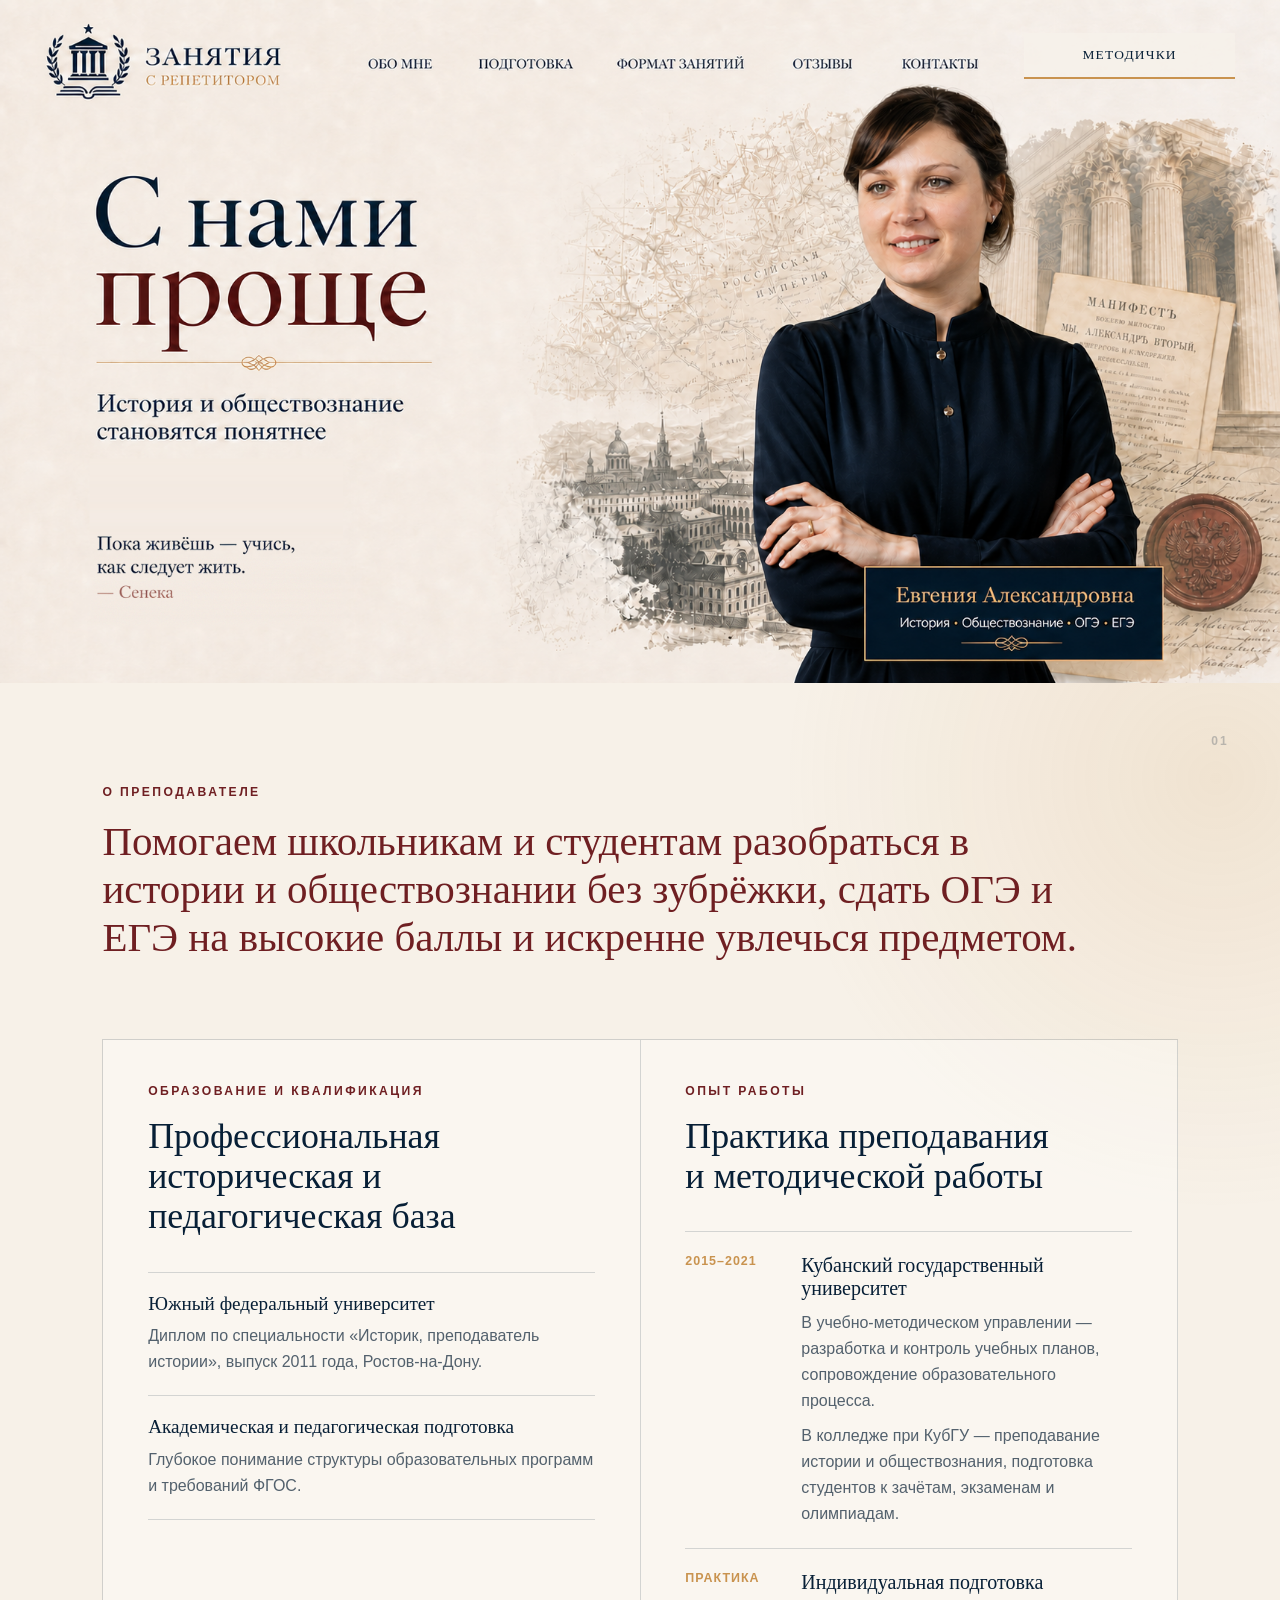
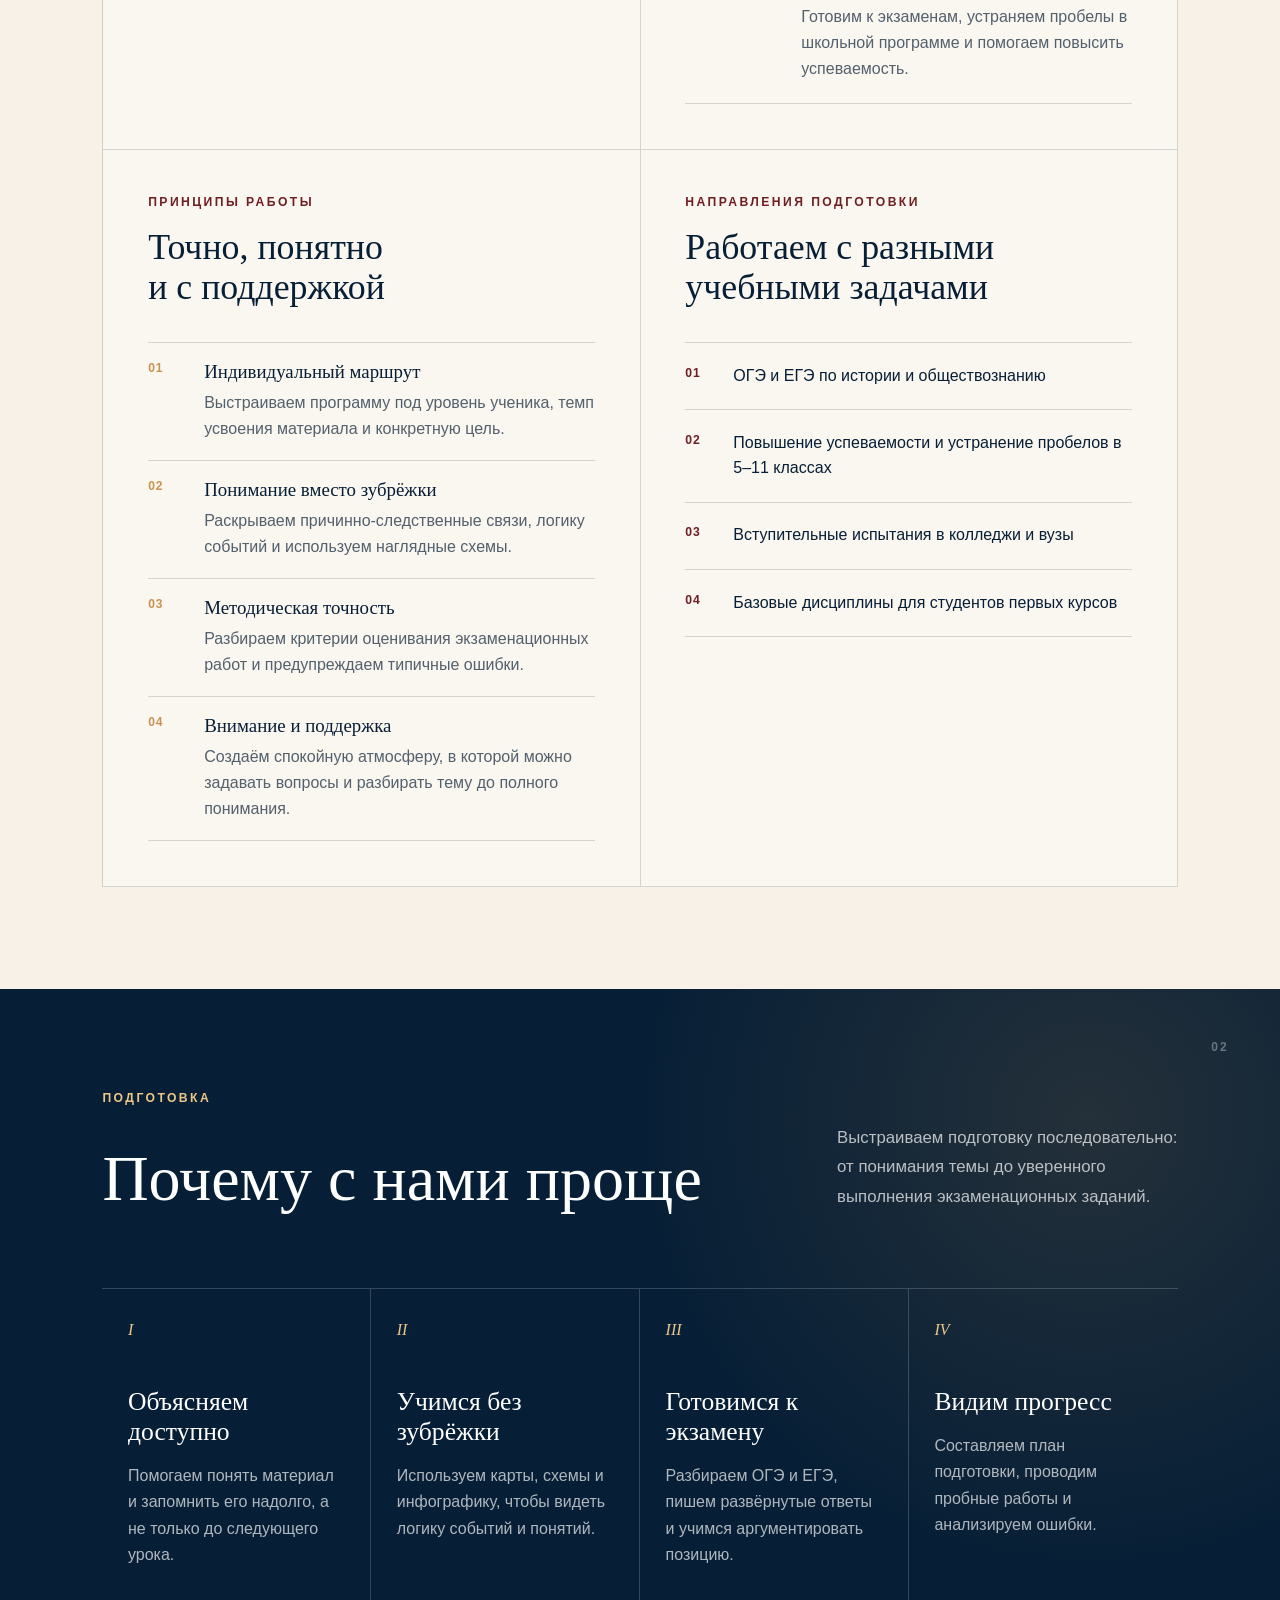
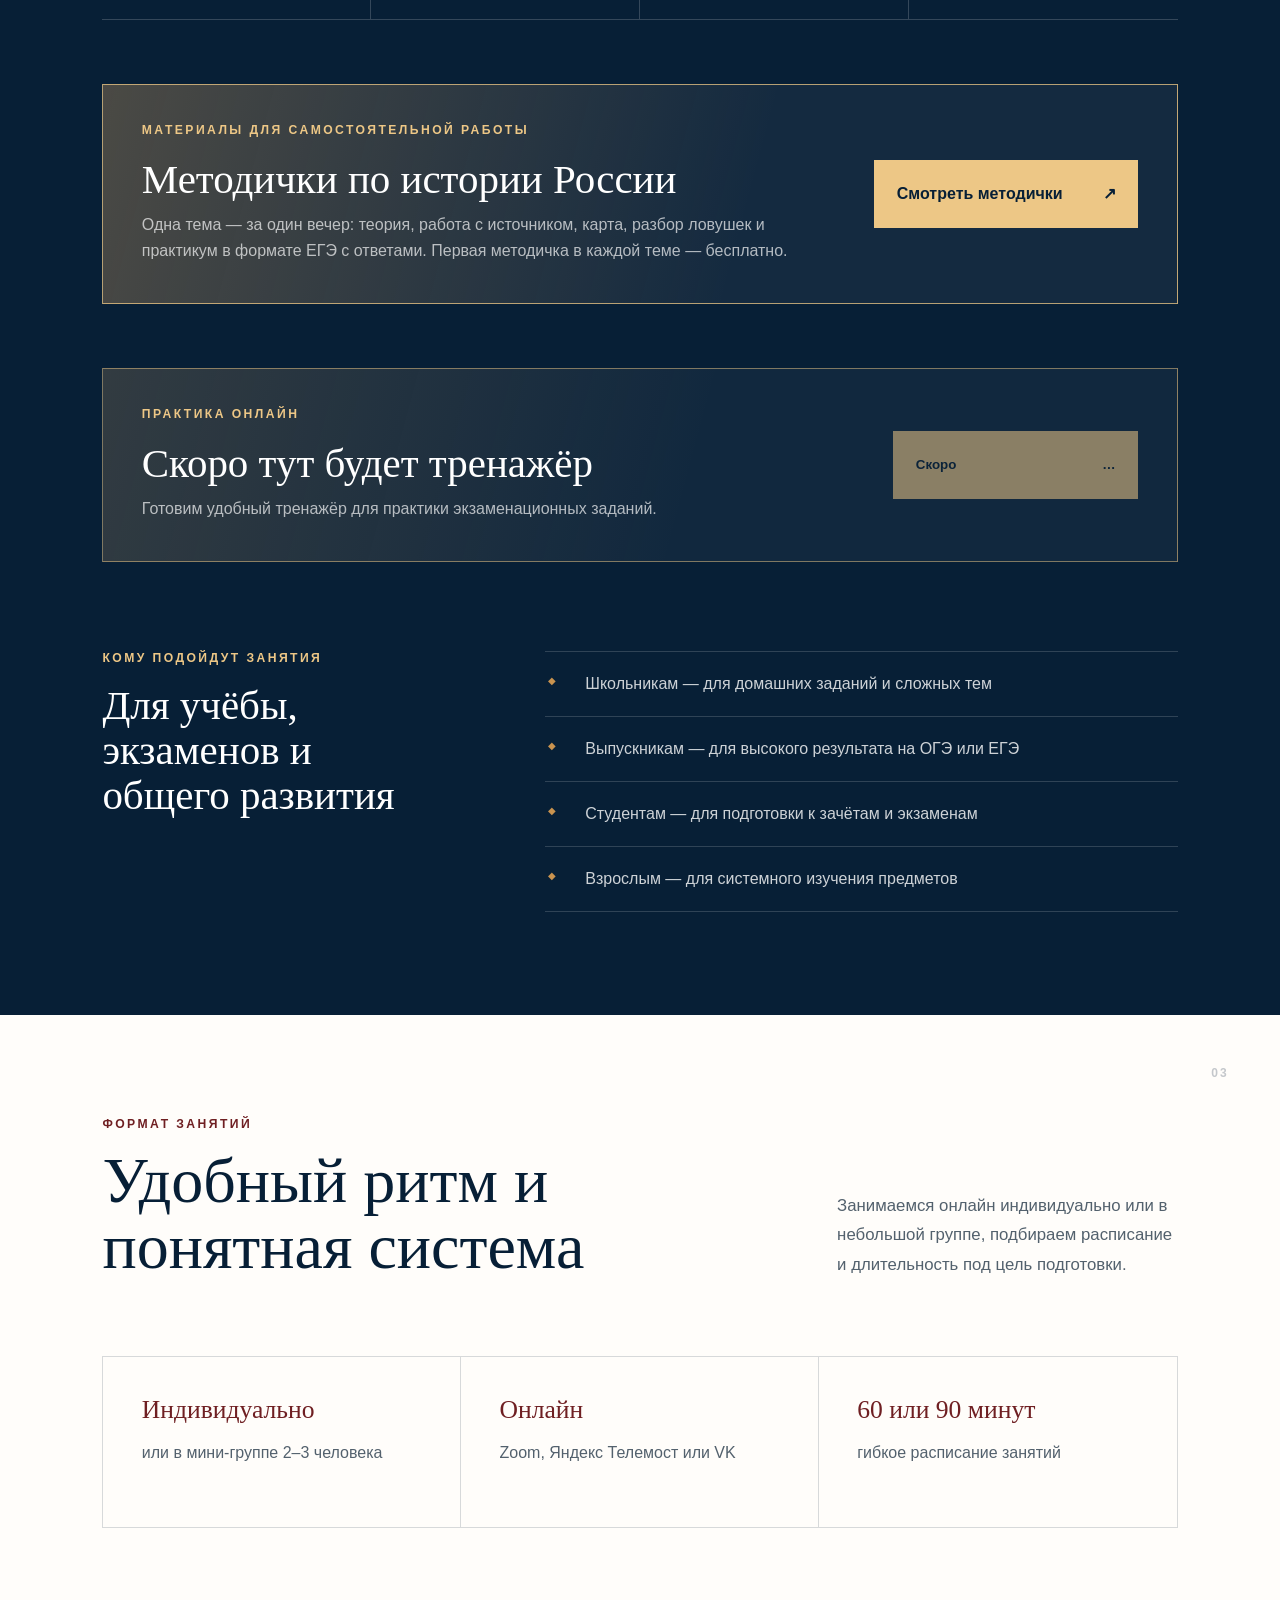
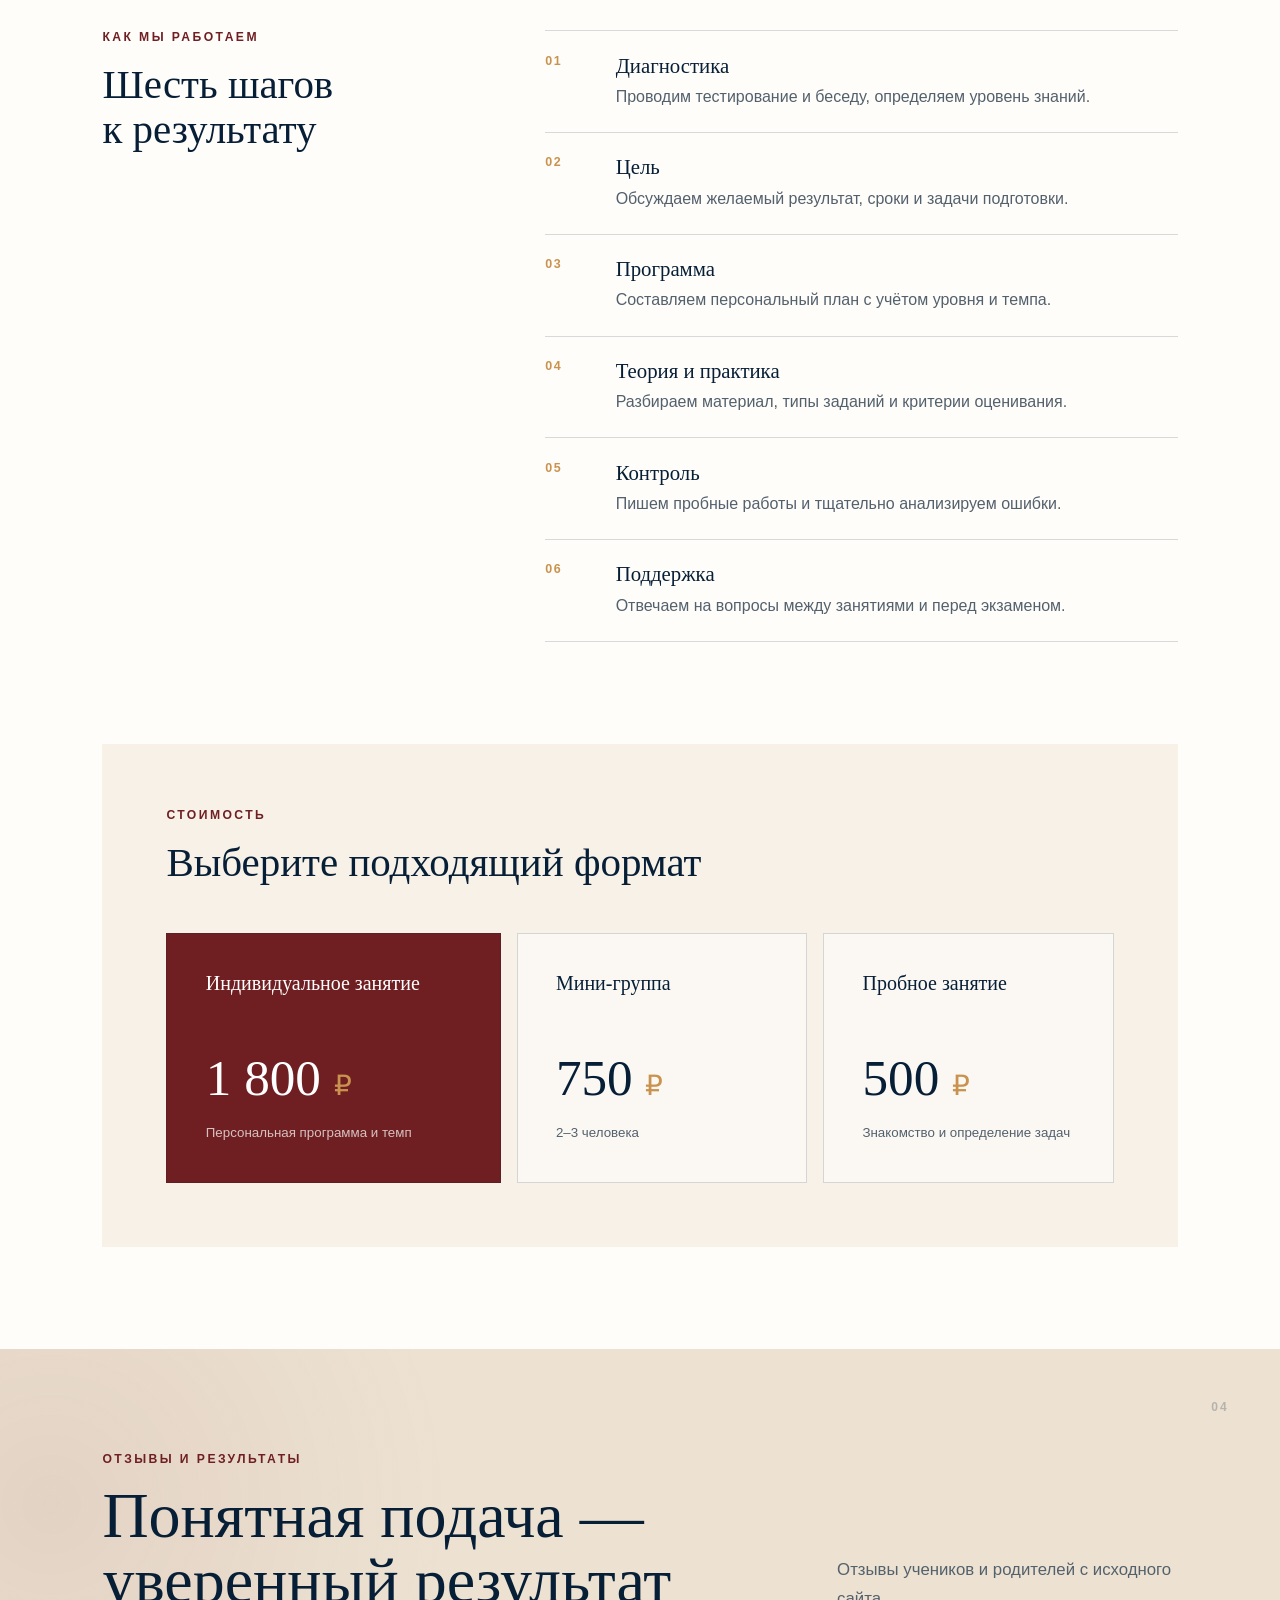
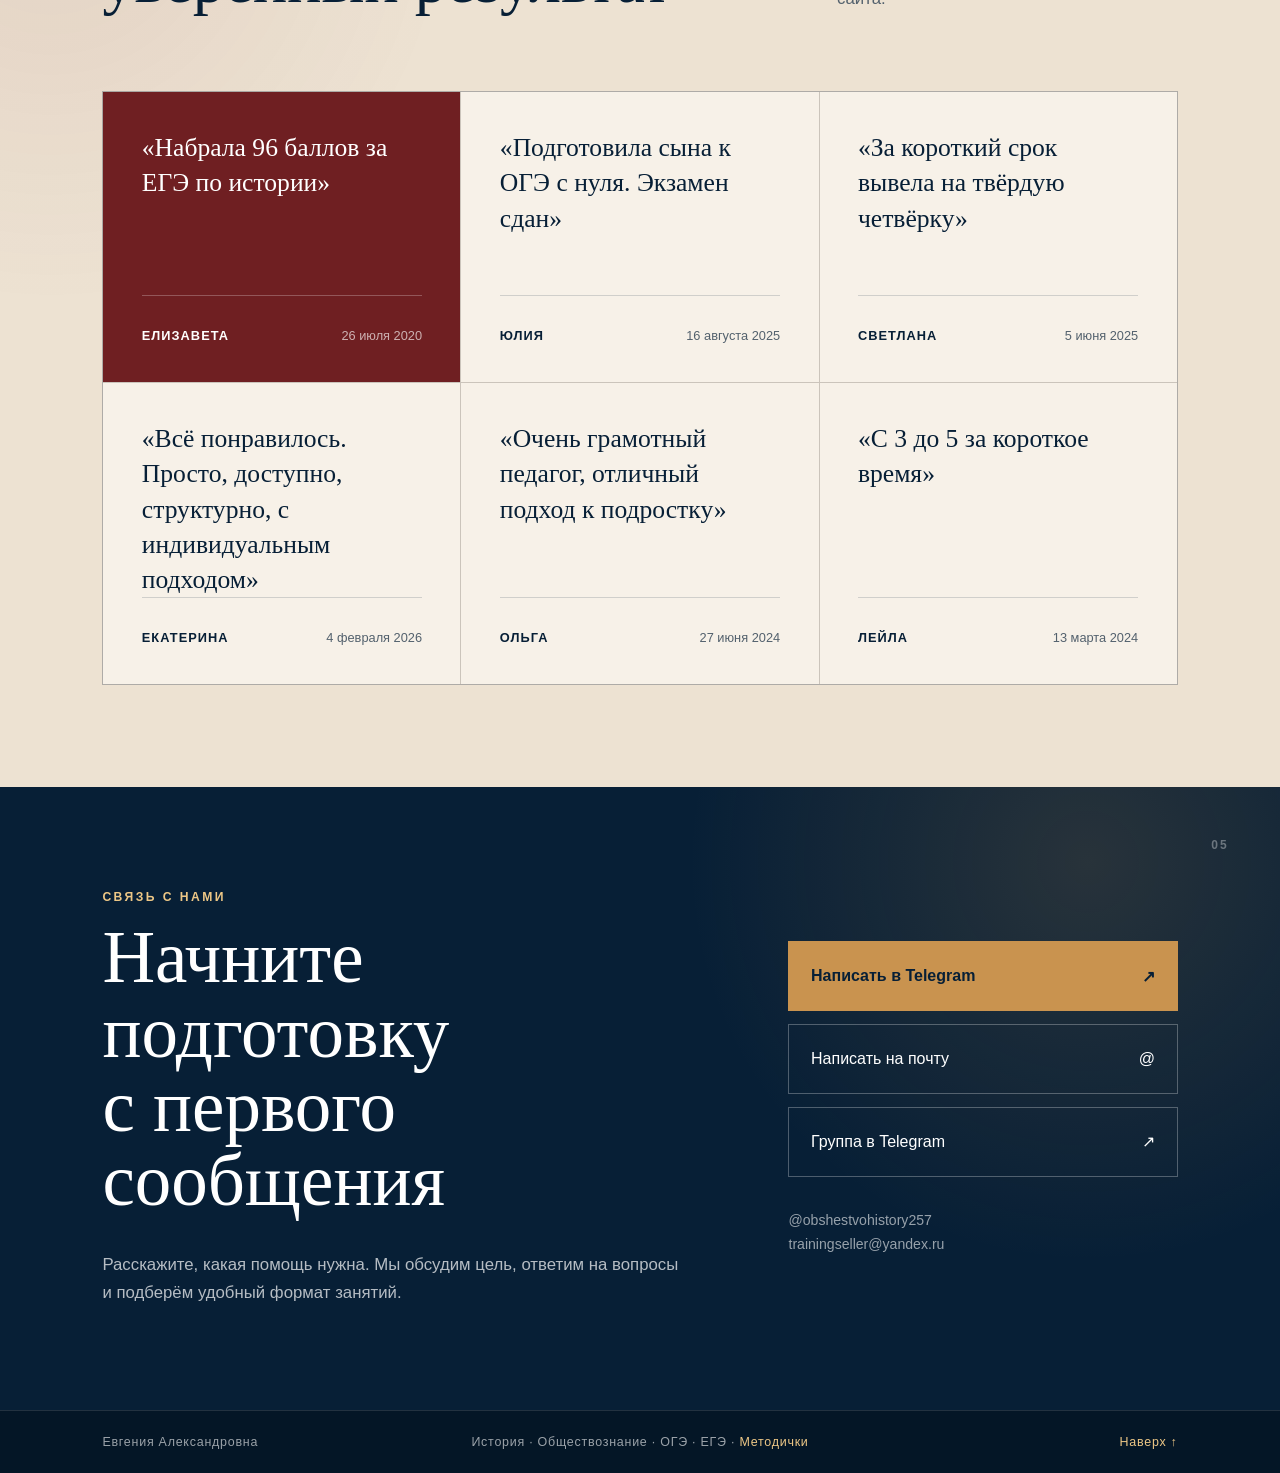
<file: index.html>
<!doctype html>
<html lang="ru">
  <head>
    <meta charset="utf-8" />
    <meta name="viewport" content="width=device-width, initial-scale=1" />
    <meta
      name="description"
      content="Онлайн-занятия по истории и обществознанию с Евгенией Александровной. Подготовка к ОГЭ и ЕГЭ — с нами проще."
    />
    <meta name="theme-color" content="#071f36" />
    <title>С нами проще — история и обществознание</title>
    <link rel="stylesheet" href="styles.css" />

    <!-- Yandex.Metrika counter -->
    <script type="text/javascript">
        (function(m,e,t,r,i,k,a){
            m[i]=m[i]||function(){(m[i].a=m[i].a||[]).push(arguments)};
            m[i].l=1*new Date();
            for (var j = 0; j < document.scripts.length; j++) {if (document.scripts[j].src === r) { return; }}
            k=e.createElement(t),a=e.getElementsByTagName(t)[0],k.async=1,k.src=r,a.parentNode.insertBefore(k,a)
        })(window, document,'script','https://mc.yandex.ru/metrika/tag.js?id=112068884', 'ym');
        ym(112068884, 'init', {ssr:true, webvisor:true, clickmap:true, ecommerce:"dataLayer", referrer: document.referrer, url: location.href, accurateTrackBounce:true, trackLinks:true});
    </script>
    <!-- /Yandex.Metrika counter -->
  </head>
  <body>
    <noscript><div><img src="https://mc.yandex.ru/watch/112068884" style="position:absolute; left:-9999px;" alt="" /></div></noscript>
    <a class="skip-link" href="#main">Перейти к содержанию</a>

    <main id="main">
      <section class="hero" aria-label="Занятия с репетитором">
        <img
          class="hero__cover"
          src="assets/approved-cover.png"
          alt="С нами проще. История и обществознание становятся понятнее. Евгения Александровна — история, обществознание, ОГЭ и ЕГЭ."
          width="1717"
          height="916"
        />

        <div class="hero-mobile">
          <div class="hero-mobile__brand">
            <span class="hero-mobile__emblem" aria-hidden="true">★</span>
            <div>
              <strong>Занятия</strong>
              <small>с репетитором</small>
            </div>
          </div>

          <div class="hero-mobile__copy">
            <h1 class="hero-mobile__title">
              <span>С нами</span>
              <strong>проще</strong>
            </h1>
            <div class="hero-mobile__rule" aria-hidden="true"></div>
            <p class="hero-mobile__subtitle">
              История и обществознание становятся понятнее
            </p>
            <blockquote>
              <p>Пока живёшь — учись, как следует жить.</p>
              <cite>— Сенека</cite>
            </blockquote>
            <a
              class="hero-mobile__button"
              href="https://t.me/obshestvohistory257?direct"
              target="_blank"
              rel="noopener noreferrer"
            >
              <span>Написать нам</span>
              <span aria-hidden="true">↗</span>
            </a>
          </div>

          <div
            class="hero-mobile__portrait"
            role="img"
            aria-label="Евгения Александровна — преподаватель истории и обществознания"
          ></div>
        </div>

        <nav class="hero__hotspots" aria-label="Основная навигация">
          <a class="hotspot hotspot--about" href="#about">О преподавателе</a>
          <a class="hotspot hotspot--preparation" href="#preparation">Подготовка</a>
          <a class="hotspot hotspot--format" href="#format">Формат занятий</a>
          <a class="hotspot hotspot--reviews" href="#reviews">Отзывы</a>
          <a class="hotspot hotspot--contacts" href="#contacts">Контакты</a>
          <a
            class="hero__guides"
            href="metodichki.html"
            target="_blank"
            rel="noopener"
            aria-label="Методички (откроется в новой вкладке)"
          >
            <span>Методички</span>
          </a>
        </nav>
      </section>

      <nav class="mobile-nav" aria-label="Навигация по странице">
        <a href="#about">О преподавателе</a>
        <a href="#preparation">Подготовка</a>
        <a
          class="mobile-nav__accent"
          href="metodichki.html"
          target="_blank"
          rel="noopener"
          >Методички</a
        >
        <a href="#format">Формат</a>
        <a href="#reviews">Отзывы</a>
        <a href="#contacts">Контакты</a>
      </nav>

      <section class="intro section" id="about" aria-labelledby="about-title">
        <div class="section__marker" aria-hidden="true">01</div>
        <div class="intro__heading">
          <h1 class="eyebrow" id="about-title">О преподавателе</h1>
        </div>

        <div class="about-profile">
          <p class="about-profile__statement">
            Помогаем школьникам и студентам разобраться в истории и
            обществознании без зубрёжки, сдать ОГЭ и ЕГЭ на высокие баллы и
            искренне увлечься предметом.
          </p>

          <div class="about-profile__grid">
            <article class="profile-card profile-card--education">
              <p class="eyebrow">Образование и квалификация</p>
              <h2>Профессиональная историческая и педагогическая база</h2>
              <ul class="profile-list">
                <li>
                  <strong>Южный федеральный университет</strong>
                  <span>Диплом по специальности «Историк, преподаватель истории», выпуск 2011 года, Ростов-на-Дону.</span>
                </li>
                <li>
                  <strong>Академическая и педагогическая подготовка</strong>
                  <span>Глубокое понимание структуры образовательных программ и требований ФГОС.</span>
                </li>
              </ul>
            </article>

            <article class="profile-card profile-card--experience">
              <p class="eyebrow">Опыт работы</p>
              <h2>Практика преподавания и методической работы</h2>
              <div class="experience-item">
                <span class="experience-item__years">2015–2021</span>
                <div>
                  <h3>Кубанский государственный университет</h3>
                  <p>
                    В учебно-методическом управлении — разработка и контроль
                    учебных планов, сопровождение образовательного процесса.
                  </p>
                  <p>
                    В колледже при КубГУ — преподавание истории и
                    обществознания, подготовка студентов к зачётам, экзаменам
                    и олимпиадам.
                  </p>
                </div>
              </div>
              <div class="experience-item">
                <span class="experience-item__years">Практика</span>
                <div>
                  <h3>Индивидуальная подготовка</h3>
                  <p>
                    Готовим к экзаменам, устраняем пробелы в школьной программе
                    и помогаем повысить успеваемость.
                  </p>
                </div>
              </div>
            </article>

            <article class="profile-card profile-card--principles">
              <p class="eyebrow">Принципы работы</p>
              <h2>Точно, понятно и с поддержкой</h2>
              <ol class="principles-list">
                <li>
                  <span>01</span>
                  <div><strong>Индивидуальный маршрут</strong><p>Выстраиваем программу под уровень ученика, темп усвоения материала и конкретную цель.</p></div>
                </li>
                <li>
                  <span>02</span>
                  <div><strong>Понимание вместо зубрёжки</strong><p>Раскрываем причинно-следственные связи, логику событий и используем наглядные схемы.</p></div>
                </li>
                <li>
                  <span>03</span>
                  <div><strong>Методическая точность</strong><p>Разбираем критерии оценивания экзаменационных работ и предупреждаем типичные ошибки.</p></div>
                </li>
                <li>
                  <span>04</span>
                  <div><strong>Внимание и поддержка</strong><p>Создаём спокойную атмосферу, в которой можно задавать вопросы и разбирать тему до полного понимания.</p></div>
                </li>
              </ol>
            </article>

            <article class="profile-card profile-card--directions">
              <p class="eyebrow">Направления подготовки</p>
              <h2>Работаем с разными учебными задачами</h2>
              <ul class="direction-list">
                <li>ОГЭ и ЕГЭ по истории и обществознанию</li>
                <li>Повышение успеваемости и устранение пробелов в 5–11 классах</li>
                <li>Вступительные испытания в колледжи и вузы</li>
                <li>Базовые дисциплины для студентов первых курсов</li>
              </ul>
            </article>
          </div>
        </div>
      </section>

      <section class="benefits section section--navy" id="preparation" aria-labelledby="preparation-title">
        <div class="section__marker section__marker--light" aria-hidden="true">02</div>
        <div class="section__head">
          <p class="eyebrow eyebrow--gold">Подготовка</p>
          <h2 id="preparation-title">Почему с нами проще</h2>
          <p>
            Выстраиваем подготовку последовательно: от понимания темы до
            уверенного выполнения экзаменационных заданий.
          </p>
        </div>

        <div class="benefit-grid">
          <article class="benefit-card">
            <span class="benefit-card__number">I</span>
            <h3>Объясняем доступно</h3>
            <p>Помогаем понять материал и запомнить его надолго, а не только до следующего урока.</p>
          </article>
          <article class="benefit-card">
            <span class="benefit-card__number">II</span>
            <h3>Учимся без зубрёжки</h3>
            <p>Используем карты, схемы и инфографику, чтобы видеть логику событий и понятий.</p>
          </article>
          <article class="benefit-card">
            <span class="benefit-card__number">III</span>
            <h3>Готовимся к экзамену</h3>
            <p>Разбираем ОГЭ и ЕГЭ, пишем развёрнутые ответы и учимся аргументировать позицию.</p>
          </article>
          <article class="benefit-card">
            <span class="benefit-card__number">IV</span>
            <h3>Видим прогресс</h3>
            <p>Составляем план подготовки, проводим пробные работы и анализируем ошибки.</p>
          </article>
        </div>

        <aside class="trainer trainer--guides" aria-labelledby="guides-title">
          <div class="trainer__copy">
            <p class="eyebrow eyebrow--gold">Материалы для самостоятельной работы</p>
            <h3 id="guides-title">Методички по истории России</h3>
            <p>
              Одна тема — за один вечер: теория, работа с источником, карта,
              разбор ловушек и практикум в формате ЕГЭ с ответами. Первая
              методичка в каждой теме — бесплатно.
            </p>
          </div>
          <a
            class="trainer__button"
            href="metodichki.html"
            target="_blank"
            rel="noopener"
            aria-label="Открыть каталог методичек (в новой вкладке)"
          >
            <span>Смотреть методички</span>
            <span aria-hidden="true">↗</span>
          </a>
        </aside>

        <aside class="trainer" aria-labelledby="trainer-title">
          <div class="trainer__copy">
            <p class="eyebrow eyebrow--gold">Практика онлайн</p>
            <h3 id="trainer-title">Скоро тут будет тренажёр</h3>
            <p>Готовим удобный тренажёр для практики экзаменационных заданий.</p>
          </div>
          <button
            class="trainer__button"
            type="button"
            disabled
            aria-disabled="true"
            style="cursor: not-allowed; opacity: 0.55;"
          >
            <span>Скоро</span>
            <span aria-hidden="true">…</span>
          </button>
        </aside>

        <div class="audience">
          <div>
            <p class="eyebrow eyebrow--gold">Кому подойдут занятия</p>
            <h3>Для учёбы, экзаменов и общего развития</h3>
          </div>
          <ul class="check-list">
            <li>Школьникам — для домашних заданий и сложных тем</li>
            <li>Выпускникам — для высокого результата на ОГЭ или ЕГЭ</li>
            <li>Студентам — для подготовки к зачётам и экзаменам</li>
            <li>Взрослым — для системного изучения предметов</li>
          </ul>
        </div>
      </section>

      <section class="format section" id="format" aria-labelledby="format-title">
        <div class="section__marker" aria-hidden="true">03</div>
        <div class="section__head section__head--ink">
          <p class="eyebrow">Формат занятий</p>
          <h2 id="format-title">Удобный ритм и понятная система</h2>
          <p>
            Занимаемся онлайн индивидуально или в небольшой группе, подбираем
            расписание и длительность под цель подготовки.
          </p>
        </div>

        <div class="format-strip">
          <div><strong>Индивидуально</strong><span>или в мини-группе 2–3 человека</span></div>
          <div><strong>Онлайн</strong><span>Zoom, Яндекс Телемост или VK</span></div>
          <div><strong>60 или 90 минут</strong><span>гибкое расписание занятий</span></div>
        </div>

        <div class="process">
          <div class="process__intro">
            <p class="eyebrow">Как мы работаем</p>
            <h3>Шесть шагов к результату</h3>
          </div>
          <ol class="process__steps">
            <li><span>01</span><div><strong>Диагностика</strong><p>Проводим тестирование и беседу, определяем уровень знаний.</p></div></li>
            <li><span>02</span><div><strong>Цель</strong><p>Обсуждаем желаемый результат, сроки и задачи подготовки.</p></div></li>
            <li><span>03</span><div><strong>Программа</strong><p>Составляем персональный план с учётом уровня и темпа.</p></div></li>
            <li><span>04</span><div><strong>Теория и практика</strong><p>Разбираем материал, типы заданий и критерии оценивания.</p></div></li>
            <li><span>05</span><div><strong>Контроль</strong><p>Пишем пробные работы и тщательно анализируем ошибки.</p></div></li>
            <li><span>06</span><div><strong>Поддержка</strong><p>Отвечаем на вопросы между занятиями и перед экзаменом.</p></div></li>
          </ol>
        </div>

        <div class="pricing" aria-labelledby="pricing-title">
          <div class="pricing__head">
            <p class="eyebrow">Стоимость</p>
            <h3 id="pricing-title">Выберите подходящий формат</h3>
          </div>
          <div class="price-grid">
            <article class="price-card price-card--featured">
              <p>Индивидуальное занятие</p>
              <strong>1 800 <span>₽</span></strong>
              <small>Персональная программа и темп</small>
            </article>
            <article class="price-card">
              <p>Мини-группа</p>
              <strong>750 <span>₽</span></strong>
              <small>2–3 человека</small>
            </article>
            <article class="price-card">
              <p>Пробное занятие</p>
              <strong>500 <span>₽</span></strong>
              <small>Знакомство и определение задач</small>
            </article>
          </div>
        </div>
      </section>

      <section class="reviews section section--paper" id="reviews" aria-labelledby="reviews-title">
        <div class="section__marker" aria-hidden="true">04</div>
        <div class="section__head section__head--ink">
          <p class="eyebrow">Отзывы и результаты</p>
          <h2 id="reviews-title">Понятная подача — уверенный результат</h2>
          <p>Отзывы учеников и родителей с исходного сайта.</p>
        </div>

        <div class="reviews-grid">
          <figure class="review review--result">
            <blockquote>«Набрала 96 баллов за ЕГЭ по истории»</blockquote>
            <figcaption><strong>Елизавета</strong><span>26 июля 2020</span></figcaption>
          </figure>
          <figure class="review">
            <blockquote>«Подготовила сына к ОГЭ с нуля. Экзамен сдан»</blockquote>
            <figcaption><strong>Юлия</strong><span>16 августа 2025</span></figcaption>
          </figure>
          <figure class="review">
            <blockquote>«За короткий срок вывела на твёрдую четвёрку»</blockquote>
            <figcaption><strong>Светлана</strong><span>5 июня 2025</span></figcaption>
          </figure>
          <figure class="review">
            <blockquote>«Всё понравилось. Просто, доступно, структурно, с индивидуальным подходом»</blockquote>
            <figcaption><strong>Екатерина</strong><span>4 февраля 2026</span></figcaption>
          </figure>
          <figure class="review">
            <blockquote>«Очень грамотный педагог, отличный подход к подростку»</blockquote>
            <figcaption><strong>Ольга</strong><span>27 июня 2024</span></figcaption>
          </figure>
          <figure class="review">
            <blockquote>«С 3 до 5 за короткое время»</blockquote>
            <figcaption><strong>Лейла</strong><span>13 марта 2024</span></figcaption>
          </figure>
        </div>
      </section>

      <section class="contacts section" id="contacts" aria-labelledby="contacts-title">
        <div class="section__marker section__marker--light" aria-hidden="true">05</div>
        <div class="contacts__content">
          <p class="eyebrow eyebrow--gold">Связь с нами</p>
          <h2 id="contacts-title">Начните подготовку с первого сообщения</h2>
          <p>
            Расскажите, какая помощь нужна. Мы обсудим цель, ответим на вопросы
            и подберём удобный формат занятий.
          </p>
        </div>
        <div class="contacts__actions">
          <a class="contact-button contact-button--primary" href="https://t.me/obshestvohistory257?direct" target="_blank" rel="noopener noreferrer">
            <span>Написать в Telegram</span><span aria-hidden="true">↗</span>
          </a>
          <a class="contact-button" href="mailto:trainingseller@yandex.ru">
            <span>Написать на почту</span><span aria-hidden="true">@</span>
          </a>
          <a class="contact-button" href="https://t.me/obshestvohistory257" target="_blank" rel="noopener noreferrer">
            <span>Группа в Telegram</span><span aria-hidden="true">↗</span>
          </a>
          <p class="contacts__note">@obshestvohistory257<br />trainingseller@yandex.ru</p>
        </div>
      </section>
    </main>

    <footer class="footer">
      <p>Евгения Александровна</p>
      <p>
        История · Обществознание · ОГЭ · ЕГЭ ·
        <a class="footer__link" href="metodichki.html" target="_blank" rel="noopener">Методички</a>
      </p>
      <a href="#main">Наверх ↑</a>
    </footer>
  </body>
</html>
</file>
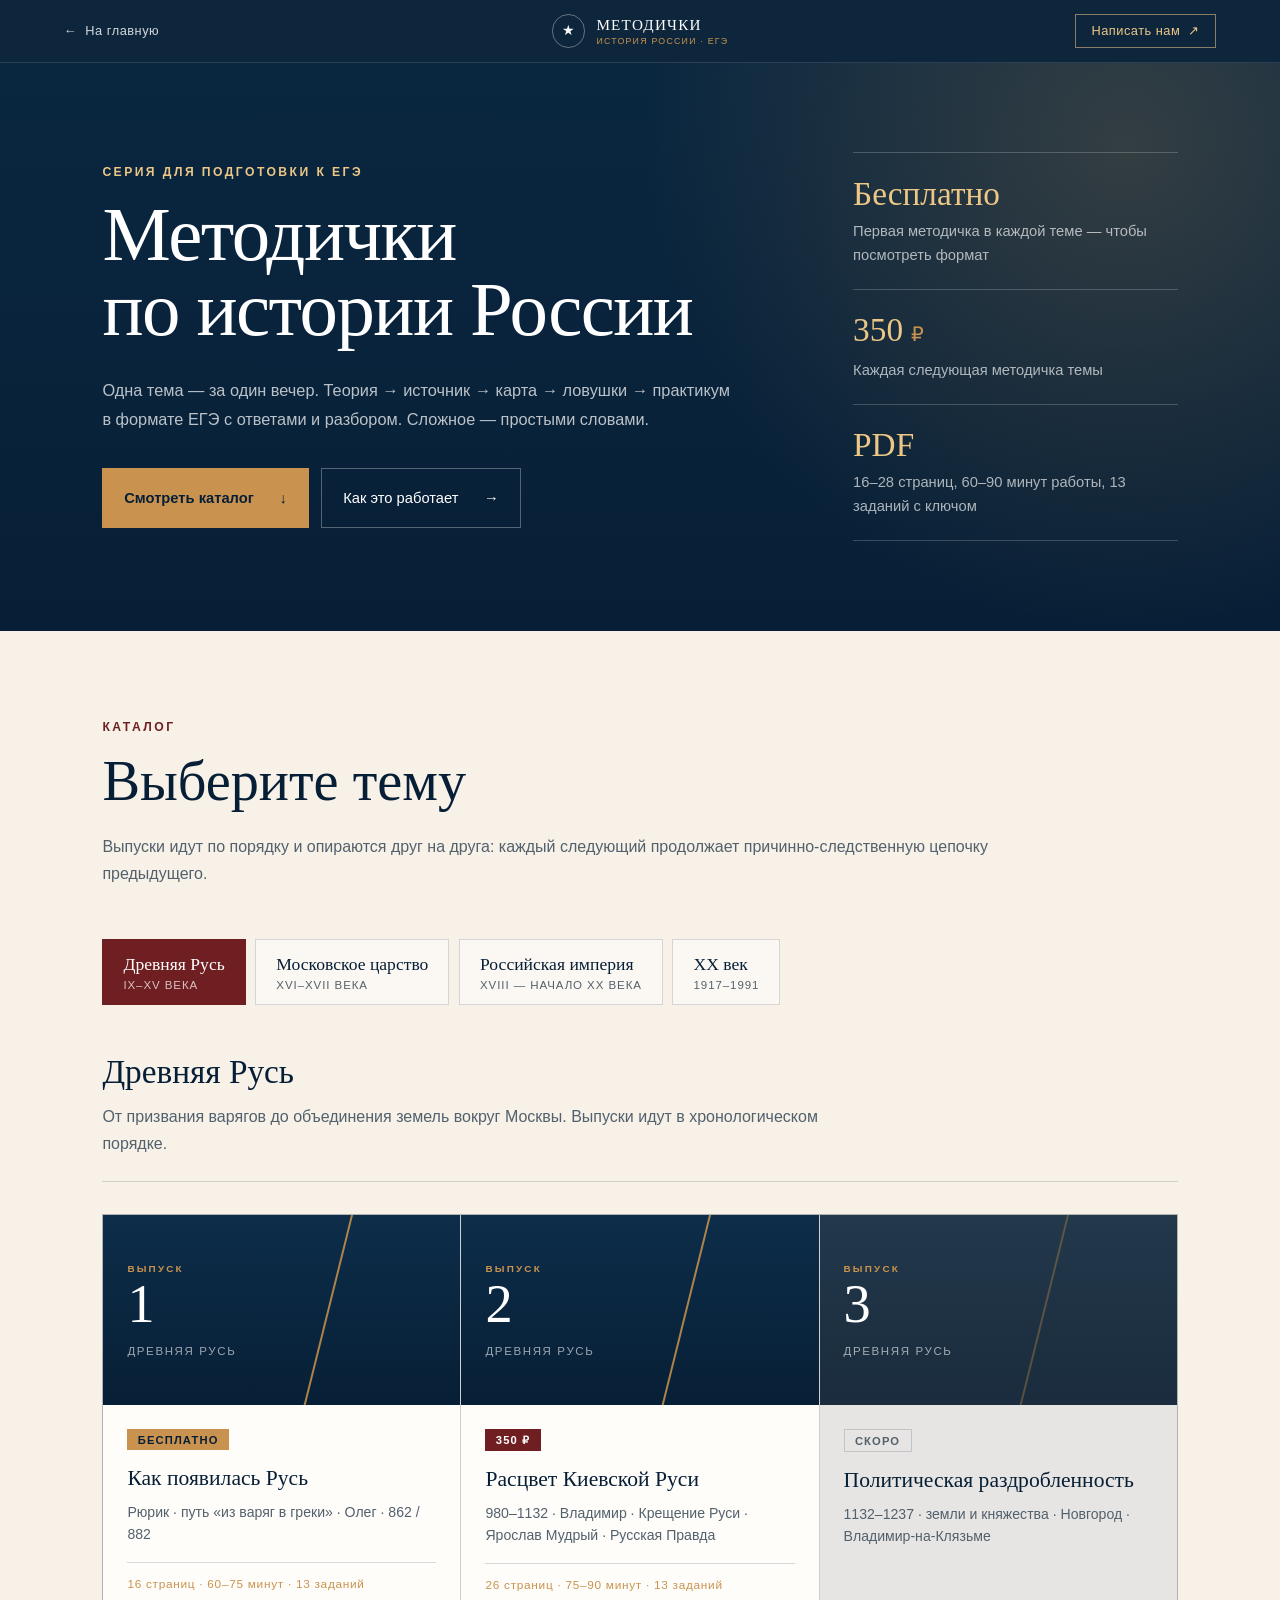
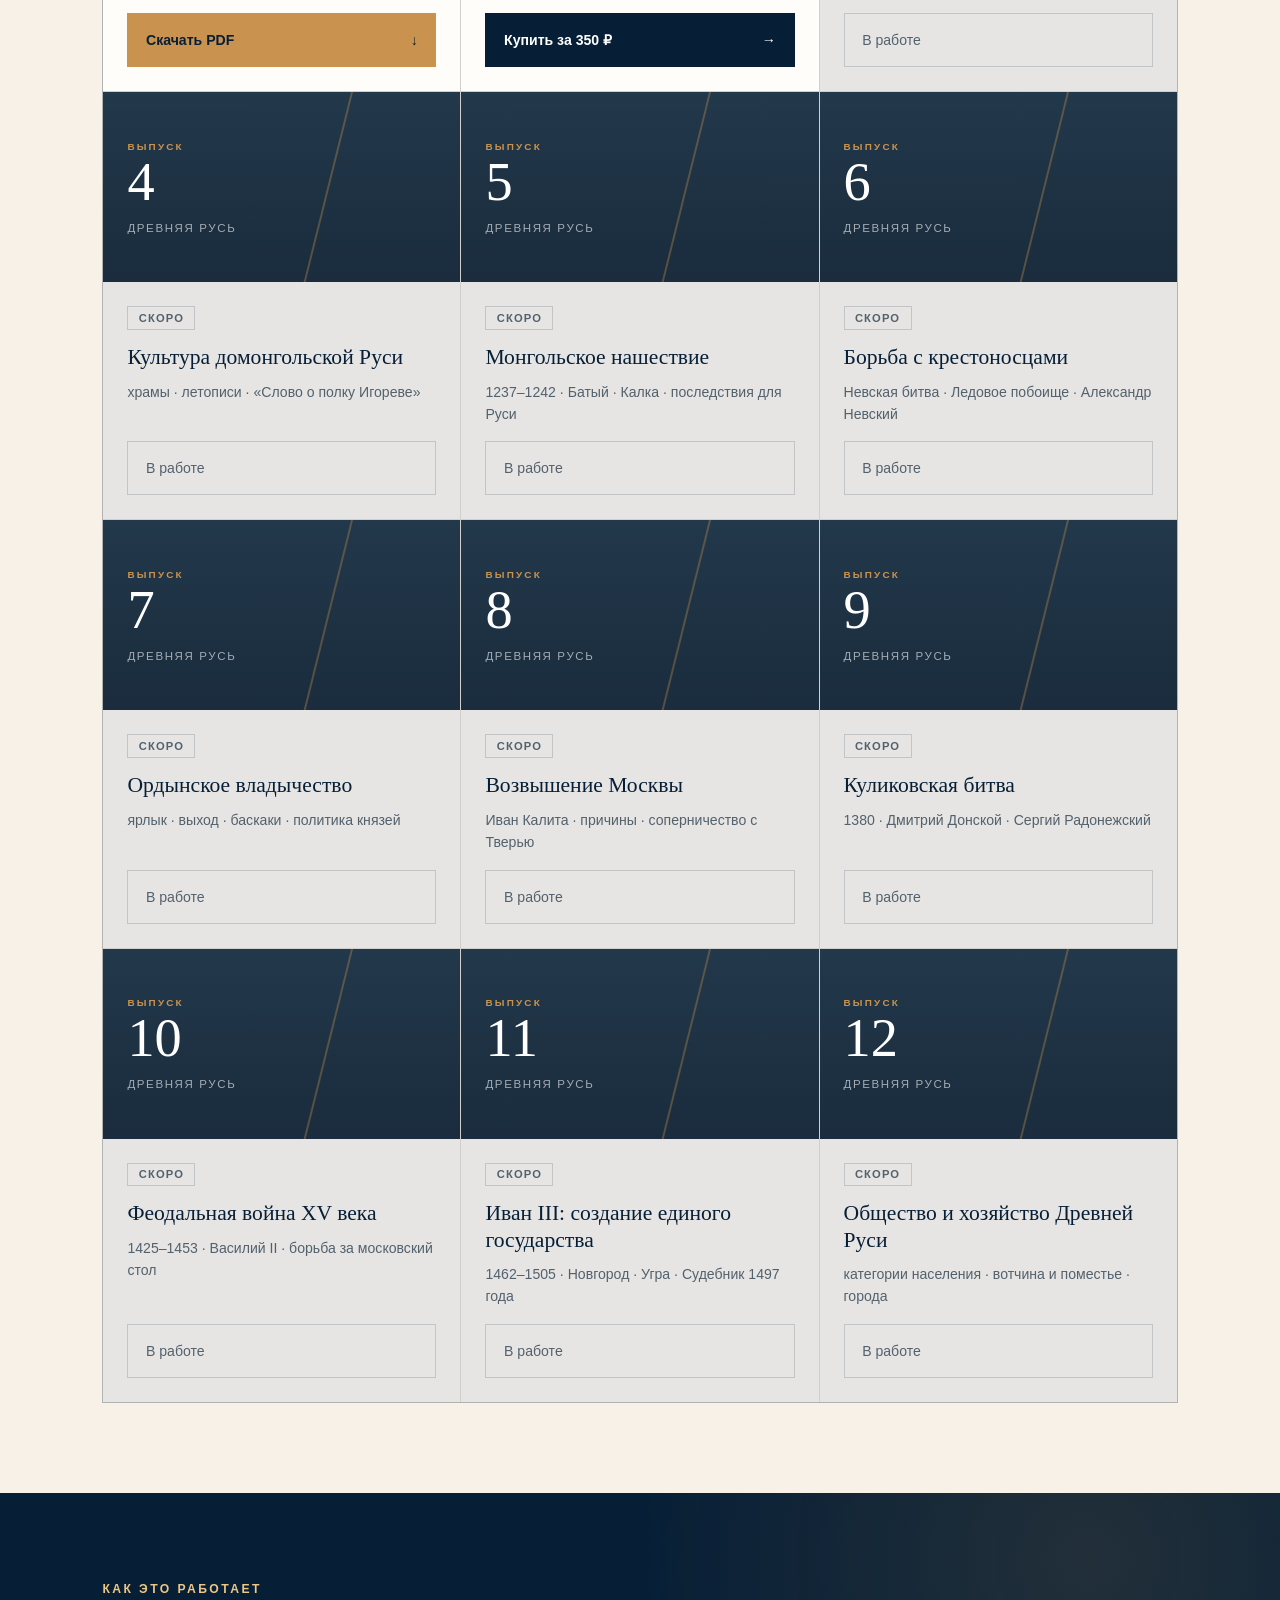
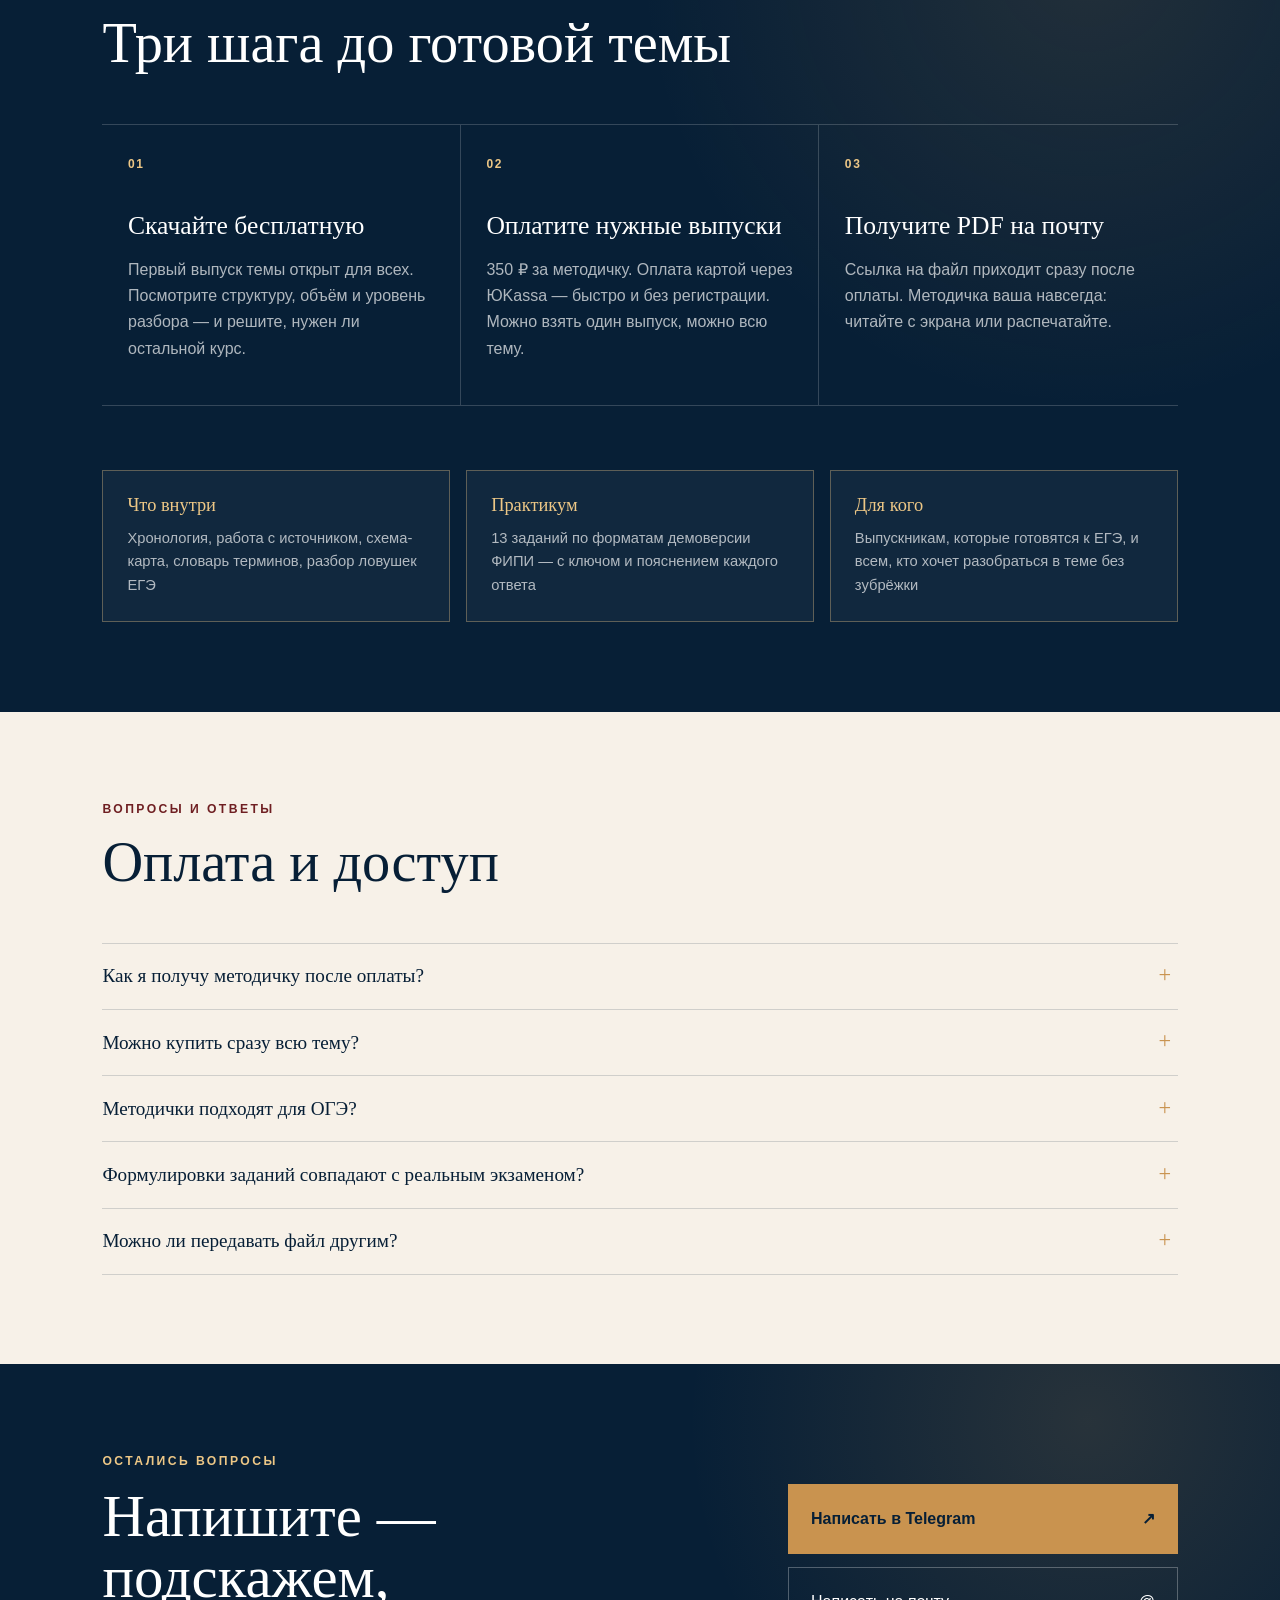
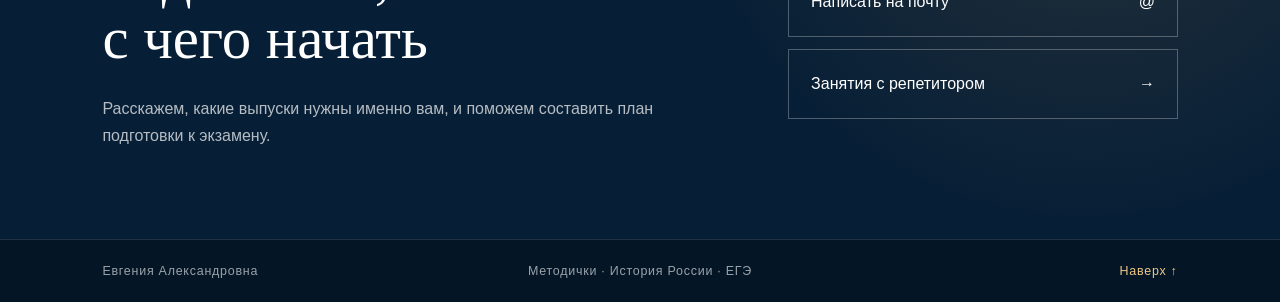
<file: metodichki.html>
<!doctype html>
<html lang="ru">
  <head>
    <meta charset="utf-8" />
    <meta name="viewport" content="width=device-width, initial-scale=1" />
    <meta
      name="description"
      content="Методички по истории России для подготовки к ЕГЭ. Одна тема — за один вечер: теория, источник, карта, ловушки и практикум с ответами. Первая методичка в каждой теме — бесплатно."
    />
    <meta name="theme-color" content="#071f36" />
    <title>Методички по истории России — подготовка к ЕГЭ</title>
    <link rel="stylesheet" href="styles.css" />
    <link rel="stylesheet" href="metodichki.css" />

    <!-- Yandex.Metrika counter -->
    <script type="text/javascript">
        (function(m,e,t,r,i,k,a){
            m[i]=m[i]||function(){(m[i].a=m[i].a||[]).push(arguments)};
            m[i].l=1*new Date();
            for (var j = 0; j < document.scripts.length; j++) {if (document.scripts[j].src === r) { return; }}
            k=e.createElement(t),a=e.getElementsByTagName(t)[0],k.async=1,k.src=r,a.parentNode.insertBefore(k,a)
        })(window, document,'script','https://mc.yandex.ru/metrika/tag.js?id=112068884', 'ym');
        ym(112068884, 'init', {ssr:true, webvisor:true, clickmap:true, ecommerce:"dataLayer", referrer: document.referrer, url: location.href, accurateTrackBounce:true, trackLinks:true});
    </script>
    <noscript><div><img src="https://mc.yandex.ru/watch/112068884" style="position:absolute; left:-9999px;" alt="" /></div></noscript>
    <!-- /Yandex.Metrika counter -->
  </head>
  <body class="guides-page">
    <a class="skip-link" href="#catalog">Перейти к каталогу</a>

    <header class="guides-top">
      <a class="guides-top__back" href="index.html">
        <span aria-hidden="true">←</span>
        <span>На главную</span>
      </a>
      <div class="guides-top__brand">
        <span class="guides-top__emblem" aria-hidden="true">★</span>
        <div>
          <strong>Методички</strong>
          <small>История России · ЕГЭ</small>
        </div>
      </div>
      <a
        class="guides-top__tg"
        href="https://t.me/obshestvohistory257?direct"
        target="_blank"
        rel="noopener noreferrer"
      >
        <span>Написать нам</span>
        <span aria-hidden="true">↗</span>
      </a>
    </header>

    <main id="main">
      <section class="guides-hero" aria-labelledby="guides-title">
        <div class="guides-hero__copy">
          <p class="eyebrow eyebrow--gold">Серия для подготовки к ЕГЭ</p>
          <h1 id="guides-title">
            Методички<br />по истории России
          </h1>
          <p class="guides-hero__lead">
            Одна тема — за один вечер. Теория → источник → карта → ловушки →
            практикум в формате ЕГЭ с ответами и разбором. Сложное — простыми
            словами.
          </p>
          <div class="guides-hero__actions">
            <a class="guides-btn guides-btn--gold" href="#catalog">
              <span>Смотреть каталог</span>
              <span aria-hidden="true">↓</span>
            </a>
            <a class="guides-btn" href="#how">
              <span>Как это работает</span>
              <span aria-hidden="true">→</span>
            </a>
          </div>
        </div>

        <ul class="guides-hero__facts">
          <li>
            <strong>Бесплатно</strong>
            <span>Первая методичка в каждой теме — чтобы посмотреть формат</span>
          </li>
          <li>
            <strong>350 <span class="rub">₽</span></strong>
            <span>Каждая следующая методичка темы</span>
          </li>
          <li>
            <strong>PDF</strong>
            <span>16–28 страниц, 60–90 минут работы, 13 заданий с ключом</span>
          </li>
        </ul>
      </section>

      <section class="guides-section" id="catalog" aria-labelledby="catalog-title">
        <div class="guides-section__head">
          <p class="eyebrow">Каталог</p>
          <h2 id="catalog-title">Выберите тему</h2>
          <p>
            Выпуски идут по порядку и опираются друг на друга: каждый следующий
            продолжает причинно-следственную цепочку предыдущего.
          </p>
        </div>

        <div class="topic-tabs" role="tablist" aria-label="Темы методичек" id="topic-tabs"></div>

        <div id="topic-panels"></div>

        <noscript>
          <div class="guides-note">
            <p>
              Для просмотра каталога включите JavaScript или напишите нам в
              Telegram — пришлём список методичек и ссылки вручную:
              <a href="https://t.me/obshestvohistory257?direct">@obshestvohistory257</a>.
            </p>
          </div>
        </noscript>
      </section>

      <section class="guides-section guides-section--navy" id="how" aria-labelledby="how-title">
        <div class="guides-section__head">
          <p class="eyebrow eyebrow--gold">Как это работает</p>
          <h2 id="how-title">Три шага до готовой темы</h2>
        </div>

        <div class="how-grid">
          <article class="how-card">
            <span class="how-card__number">01</span>
            <h3>Скачайте бесплатную</h3>
            <p>
              Первый выпуск темы открыт для всех. Посмотрите структуру, объём и
              уровень разбора — и решите, нужен ли остальной курс.
            </p>
          </article>
          <article class="how-card">
            <span class="how-card__number">02</span>
            <h3>Оплатите нужные выпуски</h3>
            <p>
              350 ₽ за методичку. Оплата картой через ЮKassa — быстро и без
              регистрации. Можно взять один выпуск, можно всю тему.
            </p>
          </article>
          <article class="how-card">
            <span class="how-card__number">03</span>
            <h3>Получите PDF на почту</h3>
            <p>
              Ссылка на файл приходит сразу после оплаты. Методичка ваша
              навсегда: читайте с экрана или распечатайте.
            </p>
          </article>
        </div>

        <div class="how-strip">
          <div>
            <strong>Что внутри</strong>
            <span>Хронология, работа с источником, схема-карта, словарь терминов, разбор ловушек ЕГЭ</span>
          </div>
          <div>
            <strong>Практикум</strong>
            <span>13 заданий по форматам демоверсии ФИПИ — с ключом и пояснением каждого ответа</span>
          </div>
          <div>
            <strong>Для кого</strong>
            <span>Выпускникам, которые готовятся к ЕГЭ, и всем, кто хочет разобраться в теме без зубрёжки</span>
          </div>
        </div>
      </section>

      <section class="guides-section" id="faq" aria-labelledby="faq-title">
        <div class="guides-section__head">
          <p class="eyebrow">Вопросы и ответы</p>
          <h2 id="faq-title">Оплата и доступ</h2>
        </div>

        <div class="faq-list">
          <details>
            <summary>Как я получу методичку после оплаты?</summary>
            <p>
              После оплаты на указанную почту приходит письмо со ссылкой на PDF.
              Если письмо не пришло в течение 15 минут — проверьте папку «Спам»
              и напишите нам в Telegram, отправим файл вручную.
            </p>
          </details>
          <details>
            <summary>Можно купить сразу всю тему?</summary>
            <p>
              Да. Напишите нам в Telegram — соберём комплект по теме и пришлём
              один счёт на все выпуски.
            </p>
          </details>
          <details>
            <summary>Методички подходят для ОГЭ?</summary>
            <p>
              Теоретическая часть подходит и для ОГЭ, а практикум построен по
              форматам ЕГЭ. Для ОГЭ материал используем как справочник по теме.
            </p>
          </details>
          <details>
            <summary>Формулировки заданий совпадают с реальным экзаменом?</summary>
            <p>
              Формулировки авторские и стилизованы под форматы демоверсии ЕГЭ.
              Нумерацию заданий и критерии оценивания всегда сверяйте с
              действующими документами ФИПИ.
            </p>
          </details>
          <details>
            <summary>Можно ли передавать файл другим?</summary>
            <p>
              Методичка покупается для личного использования. Пожалуйста, не
              выкладывайте её в открытый доступ и не пересылайте — это работа
              автора.
            </p>
          </details>
        </div>
      </section>

      <section class="guides-cta" aria-labelledby="cta-title">
        <div>
          <p class="eyebrow eyebrow--gold">Остались вопросы</p>
          <h2 id="cta-title">Напишите — подскажем, с чего начать</h2>
          <p class="guides-cta__text">
            Расскажем, какие выпуски нужны именно вам, и поможем составить план
            подготовки к экзамену.
          </p>
        </div>
        <div class="guides-cta__actions">
          <a
            class="contact-button contact-button--primary"
            href="https://t.me/obshestvohistory257?direct"
            target="_blank"
            rel="noopener noreferrer"
          >
            <span>Написать в Telegram</span><span aria-hidden="true">↗</span>
          </a>
          <a class="contact-button" href="mailto:trainingseller@yandex.ru">
            <span>Написать на почту</span><span aria-hidden="true">@</span>
          </a>
          <a class="contact-button" href="index.html">
            <span>Занятия с репетитором</span><span aria-hidden="true">→</span>
          </a>
        </div>
      </section>
    </main>

    <footer class="footer">
      <p>Евгения Александровна</p>
      <p>Методички · История России · ЕГЭ</p>
      <a href="#main">Наверх ↑</a>
    </footer>

    <div class="modal" id="modal" hidden>
      <div class="modal__backdrop" data-close></div>
      <div class="modal__box" role="dialog" aria-modal="true" aria-labelledby="modal-title">
        <button class="modal__close" type="button" data-close aria-label="Закрыть">×</button>
        <p class="eyebrow">Покупка методички</p>
        <h3 id="modal-title">Оплата скоро откроется</h3>
        <p class="modal__text" id="modal-text"></p>
        <a
          class="guides-btn guides-btn--gold"
          href="https://t.me/obshestvohistory257?direct"
          target="_blank"
          rel="noopener noreferrer"
        >
          <span>Написать в Telegram</span>
          <span aria-hidden="true">↗</span>
        </a>
      </div>
    </div>

    <script>
      /* =======================================================================
         КАТАЛОГ МЕТОДИЧЕК — здесь редактируется всё содержимое страницы.

         topic  = вкладка (тема). Добавляйте новые объекты в массив CATALOG.
         items  = выпуски внутри темы (10–15 штук).

         Поля выпуска:
           n      — номер выпуска (показывается на обложке)
           title  — название
           sub    — подзаголовок: имена, даты, ключевые слова
           meta   — «16 страниц · 60–75 минут · 13 заданий»
           status — 'free'  бесплатная (кнопка «Скачать PDF», нужен file)
                    'sale'  продаётся за 350 ₽ (кнопка «Купить»)
                    'soon'  ещё готовится (кнопка неактивна)
           file   — путь к PDF для бесплатной методички
           pay    — ссылка на оплату ЮKassa (пока пусто — откроется окно с
                    предложением написать в Telegram)
      ======================================================================= */
      var PRICE = 350;

      var CATALOG = [
        {
          id: "drevnyaya-rus",
          tab: "Древняя Русь",
          title: "Древняя Русь",
          period: "IX–XV века",
          note:
            "От призвания варягов до объединения земель вокруг Москвы. Выпуски идут в хронологическом порядке.",
          items: [
            {
              n: 1,
              title: "Как появилась Русь",
              sub: "Рюрик · путь «из варяг в греки» · Олег · 862 / 882",
              meta: "16 страниц · 60–75 минут · 13 заданий",
              status: "free",
              file: "assets/pdf/drevnyaya-rus-01-kak-poyavilas-rus.pdf"
            },
            {
              n: 2,
              title: "Расцвет Киевской Руси",
              sub: "980–1132 · Владимир · Крещение Руси · Ярослав Мудрый · Русская Правда",
              meta: "26 страниц · 75–90 минут · 13 заданий",
              status: "sale",
              pay: ""
            },
            {
              n: 3,
              title: "Политическая раздробленность",
              sub: "1132–1237 · земли и княжества · Новгород · Владимир-на-Клязьме",
              status: "soon"
            },
            {
              n: 4,
              title: "Культура домонгольской Руси",
              sub: "храмы · летописи · «Слово о полку Игореве»",
              status: "soon"
            },
            {
              n: 5,
              title: "Монгольское нашествие",
              sub: "1237–1242 · Батый · Калка · последствия для Руси",
              status: "soon"
            },
            {
              n: 6,
              title: "Борьба с крестоносцами",
              sub: "Невская битва · Ледовое побоище · Александр Невский",
              status: "soon"
            },
            {
              n: 7,
              title: "Ордынское владычество",
              sub: "ярлык · выход · баскаки · политика князей",
              status: "soon"
            },
            {
              n: 8,
              title: "Возвышение Москвы",
              sub: "Иван Калита · причины · соперничество с Тверью",
              status: "soon"
            },
            {
              n: 9,
              title: "Куликовская битва",
              sub: "1380 · Дмитрий Донской · Сергий Радонежский",
              status: "soon"
            },
            {
              n: 10,
              title: "Феодальная война XV века",
              sub: "1425–1453 · Василий II · борьба за московский стол",
              status: "soon"
            },
            {
              n: 11,
              title: "Иван III: создание единого государства",
              sub: "1462–1505 · Новгород · Угра · Судебник 1497 года",
              status: "soon"
            },
            {
              n: 12,
              title: "Общество и хозяйство Древней Руси",
              sub: "категории населения · вотчина и поместье · города",
              status: "soon"
            }
          ]
        },
        {
          id: "moskovskoe-gosudarstvo",
          tab: "Московское царство",
          title: "Московское царство",
          period: "XVI–XVII века",
          note: "Тема готовится. Напишите нам, если нужен конкретный выпуск раньше остальных.",
          items: []
        },
        {
          id: "imperiya",
          tab: "Российская империя",
          title: "Российская империя",
          period: "XVIII — начало XX века",
          note: "Тема готовится.",
          items: []
        },
        {
          id: "xx-vek",
          tab: "XX век",
          title: "XX век",
          period: "1917–1991",
          note: "Тема готовится.",
          items: []
        }
      ];

      /* ===================== рендер ===================== */
      (function () {
        var tabsBox = document.getElementById("topic-tabs");
        var panelsBox = document.getElementById("topic-panels");

        function esc(s) {
          return String(s == null ? "" : s).replace(/[&<>"]/g, function (c) {
            return { "&": "&amp;", "<": "&lt;", ">": "&gt;", '"': "&quot;" }[c];
          });
        }

        function cardHtml(item, topic) {
          var badge =
            item.status === "free"
              ? '<span class="guide-card__badge guide-card__badge--free">Бесплатно</span>'
              : item.status === "sale"
              ? '<span class="guide-card__badge">' + PRICE + " ₽</span>"
              : '<span class="guide-card__badge guide-card__badge--soon">Скоро</span>';

          var action;
          if (item.status === "free") {
            action =
              '<a class="guide-card__btn guide-card__btn--free" href="' +
              esc(item.file) +
              '" target="_blank" rel="noopener noreferrer" download>' +
              "<span>Скачать PDF</span><span aria-hidden=\"true\">↓</span></a>";
          } else if (item.status === "sale") {
            action = item.pay
              ? '<a class="guide-card__btn" href="' +
                esc(item.pay) +
                '" target="_blank" rel="noopener noreferrer">' +
                "<span>Купить за " + PRICE + " ₽</span><span aria-hidden=\"true\">→</span></a>"
              : '<button class="guide-card__btn" type="button" data-buy="' +
                esc(item.title) +
                '"><span>Купить за ' + PRICE + ' ₽</span><span aria-hidden="true">→</span></button>';
          } else {
            action =
              '<span class="guide-card__btn guide-card__btn--soon">В работе</span>';
          }

          return (
            '<article class="guide-card' +
            (item.status === "soon" ? " guide-card--soon" : "") +
            '">' +
            '<div class="guide-card__cover" aria-hidden="true">' +
            '<span class="guide-card__cover-label">Выпуск</span>' +
            '<span class="guide-card__cover-number">' + item.n + "</span>" +
            '<span class="guide-card__cover-topic">' + esc(topic.title) + "</span>" +
            "</div>" +
            '<div class="guide-card__body">' +
            badge +
            "<h3>" + esc(item.title) + "</h3>" +
            (item.sub ? '<p class="guide-card__sub">' + esc(item.sub) + "</p>" : "") +
            (item.meta ? '<p class="guide-card__meta">' + esc(item.meta) + "</p>" : "") +
            action +
            "</div>" +
            "</article>"
          );
        }

        CATALOG.forEach(function (topic, i) {
          var btn = document.createElement("button");
          btn.type = "button";
          btn.className = "topic-tab" + (i === 0 ? " is-active" : "");
          btn.setAttribute("role", "tab");
          btn.setAttribute("aria-selected", i === 0 ? "true" : "false");
          btn.setAttribute("aria-controls", "panel-" + topic.id);
          btn.id = "tab-" + topic.id;
          btn.innerHTML =
            "<span>" + esc(topic.tab) + "</span><small>" + esc(topic.period) + "</small>";
          tabsBox.appendChild(btn);

          var panel = document.createElement("div");
          panel.className = "topic-panel";
          panel.id = "panel-" + topic.id;
          panel.setAttribute("role", "tabpanel");
          panel.setAttribute("aria-labelledby", "tab-" + topic.id);
          if (i !== 0) panel.hidden = true;

          var head =
            '<div class="topic-panel__head">' +
            "<h3>" + esc(topic.title) + "</h3>" +
            (topic.note ? "<p>" + esc(topic.note) + "</p>" : "") +
            "</div>";

          var body = topic.items.length
            ? '<div class="guides-grid">' +
              topic.items
                .map(function (it) {
                  return cardHtml(it, topic);
                })
                .join("") +
              "</div>"
            : '<div class="guides-note"><p>Выпуски этой темы ещё готовятся. ' +
              'Напишите нам в Telegram — сообщим, как только они выйдут.</p></div>';

          panel.innerHTML = head + body;
          panelsBox.appendChild(panel);
        });

        tabsBox.addEventListener("click", function (e) {
          var btn = e.target.closest(".topic-tab");
          if (!btn) return;
          Array.prototype.forEach.call(tabsBox.children, function (b) {
            var active = b === btn;
            b.classList.toggle("is-active", active);
            b.setAttribute("aria-selected", active ? "true" : "false");
            document.getElementById(b.getAttribute("aria-controls")).hidden = !active;
          });
        });

        /* окно-заглушка до подключения ЮKassa */
        var modal = document.getElementById("modal");
        var modalText = document.getElementById("modal-text");

        document.addEventListener("click", function (e) {
          var buy = e.target.closest("[data-buy]");
          if (buy) {
            modalText.textContent =
              "«" + buy.getAttribute("data-buy") + "» — " + PRICE +
              " ₽. Онлайн-оплата подключается. Напишите нам в Telegram: пришлём методичку и реквизиты для оплаты.";
            modal.hidden = false;
            document.body.style.overflow = "hidden";
            return;
          }
          if (e.target.closest("[data-close]")) {
            modal.hidden = true;
            document.body.style.overflow = "";
          }
        });

        document.addEventListener("keydown", function (e) {
          if (e.key === "Escape" && !modal.hidden) {
            modal.hidden = true;
            document.body.style.overflow = "";
          }
        });
      })();
    </script>
  </body>
</html>
</file>
<file: styles.css>
:root {
  --navy: #071f36;
  --navy-soft: #0d2d49;
  --paper: #f7f1e8;
  --paper-deep: #ede2d2;
  --wine: #6f1f22;
  --gold: #c9934f;
  --gold-light: #edc786;
  --ink-muted: #53616d;
  --line: rgba(7, 31, 54, 0.16);
  --sans: Arial, Helvetica, sans-serif;
  --serif: Georgia, "Times New Roman", serif;
}

*,
*::before,
*::after {
  box-sizing: border-box;
}

html {
  scroll-behavior: smooth;
  scroll-padding-top: 1rem;
}

body {
  margin: 0;
  overflow-x: hidden;
  background: var(--paper);
  color: var(--navy);
  font-family: var(--serif);
}

img {
  max-width: 100%;
}

a {
  color: inherit;
}

.skip-link {
  position: fixed;
  z-index: 100;
  left: 1rem;
  top: 1rem;
  padding: 0.7rem 1rem;
  transform: translateY(-200%);
  background: white;
  color: var(--navy);
  font-family: var(--sans);
}

.skip-link:focus {
  transform: none;
}

.hero {
  position: relative;
  width: 100%;
  background: #f7f2eb;
}

.hero__cover {
  display: block;
  width: 100%;
  height: auto;
}

.hero__hotspots {
  position: absolute;
  inset: 0;
}

.hotspot {
  position: absolute;
  overflow: hidden;
  color: transparent;
  text-decoration: none;
  border: 1px solid transparent;
  border-radius: 3px;
  transition: border-color 180ms ease, background-color 180ms ease, transform 180ms ease;
}

.hotspot:hover {
  border-color: rgba(201, 147, 79, 0.7);
  background: rgba(201, 147, 79, 0.08);
}

.hotspot:focus-visible,
.mobile-nav a:focus-visible,
.contact-button:focus-visible,
.footer a:focus-visible {
  outline: 3px solid var(--gold);
  outline-offset: 3px;
}

.hotspot--about { left: 27.2%; top: 6%; width: 8%; height: 6%; }
.hotspot--preparation { left: 35.7%; top: 6%; width: 10.7%; height: 6%; }
.hotspot--format { left: 46.8%; top: 6%; width: 12.6%; height: 6%; }
.hotspot--reviews { left: 60.6%; top: 6%; width: 8.2%; height: 6%; }
.hotspot--contacts { left: 69.7%; top: 6%; width: 8.8%; height: 6%; }

.hero__guides {
  position: absolute;
  left: 80%;
  top: 4.9%;
  display: grid;
  place-items: center;
  width: 16.5%;
  height: 6.6%;
  border-bottom: 2px solid var(--gold);
  background: rgba(247, 242, 235, 0.82);
  color: var(--navy);
  font-family: var(--serif);
  font-size: clamp(0.75rem, 1.05vw, 1.15rem);
  letter-spacing: 0.09em;
  text-decoration: none;
  text-transform: uppercase;
  transition: background-color 180ms ease, color 180ms ease;
}

.hero__guides:hover {
  background: var(--gold);
  color: var(--navy);
}

.hero__guides:focus-visible {
  outline: 3px solid var(--gold);
  outline-offset: 3px;
}

.mobile-nav {
  display: none;
}

.hero-mobile {
  display: none;
}

.section {
  position: relative;
  padding: clamp(4.5rem, 8vw, 8.5rem) clamp(1.25rem, 8vw, 9rem);
}

.section__marker {
  position: absolute;
  top: clamp(2rem, 4vw, 4rem);
  right: clamp(1.25rem, 4vw, 4rem);
  color: rgba(7, 31, 54, 0.24);
  font-family: var(--sans);
  font-size: 0.75rem;
  font-weight: 700;
  letter-spacing: 0.18em;
}

.section__marker--light {
  color: rgba(255, 255, 255, 0.35);
}

.eyebrow {
  margin: 0 0 1.1rem;
  color: var(--wine);
  font-family: var(--sans);
  font-size: 0.76rem;
  font-weight: 700;
  letter-spacing: 0.2em;
  text-transform: uppercase;
}

.eyebrow--gold {
  color: var(--gold-light);
}

.intro {
  display: grid;
  grid-template-columns: minmax(0, 1fr);
  gap: 0;
  background:
    radial-gradient(circle at 95% 5%, rgba(201, 147, 79, 0.15), transparent 27rem),
    var(--paper);
}

h1,
h2,
h3,
p {
  overflow-wrap: break-word;
}

.section__head h2,
.contacts h2 {
  margin: 0;
  font-weight: 400;
  line-height: 1.02;
  text-wrap: balance;
}

.about-profile {
  margin-top: 0;
}

.about-profile__statement {
  max-width: 1160px;
  margin: 0 0 clamp(3rem, 6vw, 6rem);
  color: var(--wine);
  font-size: clamp(1.75rem, 3.2vw, 3.8rem);
  line-height: 1.18;
  text-wrap: balance;
}

.about-profile__grid {
  display: grid;
  grid-template-columns: repeat(2, minmax(0, 1fr));
  border-top: 1px solid var(--line);
  border-left: 1px solid var(--line);
}

.profile-card {
  min-width: 0;
  padding: clamp(1.6rem, 3.5vw, 3.5rem);
  border-right: 1px solid var(--line);
  border-bottom: 1px solid var(--line);
  background: rgba(255, 255, 255, 0.35);
}

.profile-card h2 {
  max-width: 720px;
  margin: 0 0 2.2rem;
  font-size: clamp(1.75rem, 2.8vw, 3.25rem);
  font-weight: 400;
  line-height: 1.12;
  text-wrap: balance;
}

.profile-list,
.principles-list,
.direction-list {
  margin: 0;
  padding: 0;
  list-style: none;
}

.profile-list li {
  padding: 1.25rem 0;
  border-top: 1px solid var(--line);
}

.profile-list li:last-child {
  border-bottom: 1px solid var(--line);
}

.profile-list strong,
.profile-list span {
  display: block;
}

.profile-list strong {
  margin-bottom: 0.55rem;
  font-size: 1.2rem;
  font-weight: 400;
}

.profile-list span,
.experience-item p,
.principles-list p {
  color: var(--ink-muted);
  font-family: var(--sans);
  line-height: 1.62;
}

.experience-item {
  display: grid;
  grid-template-columns: 6rem 1fr;
  gap: 1.25rem;
  padding: 1.35rem 0;
  border-top: 1px solid var(--line);
}

.experience-item:last-child {
  border-bottom: 1px solid var(--line);
}

.experience-item__years {
  color: var(--gold);
  font-family: var(--sans);
  font-size: 0.78rem;
  font-weight: 700;
  letter-spacing: 0.08em;
  text-transform: uppercase;
}

.experience-item h3 {
  margin: 0 0 0.65rem;
  font-size: 1.25rem;
  font-weight: 400;
}

.experience-item p {
  margin: 0.55rem 0 0;
}

.principles-list li {
  display: grid;
  grid-template-columns: 2.5rem 1fr;
  gap: 1rem;
  padding: 1.15rem 0;
  border-top: 1px solid var(--line);
}

.principles-list li:last-child {
  border-bottom: 1px solid var(--line);
}

.principles-list li > span {
  color: var(--gold);
  font-family: var(--sans);
  font-size: 0.75rem;
  font-weight: 700;
  letter-spacing: 0.08em;
}

.principles-list strong {
  display: block;
  margin-bottom: 0.4rem;
  font-size: 1.18rem;
  font-weight: 400;
}

.principles-list p {
  margin: 0;
}

.direction-list {
  counter-reset: directions;
}

.direction-list li {
  counter-increment: directions;
  position: relative;
  padding: 1.3rem 0 1.3rem 3rem;
  border-top: 1px solid var(--line);
  font-family: var(--sans);
  line-height: 1.55;
}

.direction-list li:last-child {
  border-bottom: 1px solid var(--line);
}

.direction-list li::before {
  content: counter(directions, decimal-leading-zero);
  position: absolute;
  left: 0;
  color: var(--wine);
  font-size: 0.76rem;
  font-weight: 700;
  letter-spacing: 0.08em;
}

.section--navy {
  background:
    radial-gradient(circle at 85% 8%, rgba(201, 147, 79, 0.15), transparent 28rem),
    var(--navy);
  color: white;
}

.section__head {
  display: grid;
  grid-template-columns: minmax(0, 1.3fr) minmax(280px, 0.7fr);
  column-gap: clamp(2rem, 8vw, 8rem);
  align-items: end;
  margin-bottom: clamp(3rem, 6vw, 6rem);
}

.section__head .eyebrow {
  grid-column: 1 / -1;
}

.section__head h2 {
  font-size: clamp(2.8rem, 5vw, 5.6rem);
}

.section__head > p:last-child {
  margin: 0;
  color: rgba(255, 255, 255, 0.7);
  font-family: var(--sans);
  font-size: 1.05rem;
  line-height: 1.75;
}

.section__head--ink > p:last-child {
  color: var(--ink-muted);
}

.benefit-grid {
  display: grid;
  grid-template-columns: repeat(4, minmax(0, 1fr));
  border-top: 1px solid rgba(255, 255, 255, 0.18);
  border-bottom: 1px solid rgba(255, 255, 255, 0.18);
}

.benefit-card {
  min-height: 330px;
  padding: 2rem clamp(1.2rem, 2vw, 2.2rem);
  border-right: 1px solid rgba(255, 255, 255, 0.18);
}

.benefit-card:last-child {
  border-right: 0;
}

.benefit-card__number {
  display: block;
  margin-bottom: 3rem;
  color: var(--gold-light);
  font-style: italic;
}

.benefit-card h3 {
  margin: 0 0 1rem;
  font-size: clamp(1.45rem, 2vw, 2rem);
  font-weight: 400;
}

.benefit-card p {
  margin: 0;
  color: rgba(255, 255, 255, 0.68);
  font-family: var(--sans);
  line-height: 1.65;
}

.trainer {
  display: grid;
  grid-template-columns: minmax(0, 1fr) auto;
  align-items: center;
  gap: clamp(2rem, 5vw, 5rem);
  margin-top: clamp(3rem, 5vw, 5rem);
  padding: clamp(1.6rem, 3vw, 2.8rem);
  border: 1px solid rgba(237, 199, 134, 0.5);
  background:
    linear-gradient(105deg, rgba(201, 147, 79, 0.18), transparent 55%),
    rgba(255, 255, 255, 0.04);
}

.trainer__copy h3 {
  margin: 0 0 0.55rem;
  color: white;
  font-size: clamp(2rem, 3.2vw, 3.5rem);
  font-weight: 400;
}

.trainer__copy > p:last-child {
  max-width: 680px;
  margin: 0;
  color: rgba(255, 255, 255, 0.68);
  font-family: var(--sans);
  line-height: 1.65;
}

.trainer__button {
  display: flex;
  align-items: center;
  justify-content: space-between;
  gap: 2.5rem;
  min-width: 245px;
  min-height: 68px;
  padding: 1rem 1.35rem;
  border: 1px solid var(--gold-light);
  background: var(--gold-light);
  color: var(--navy);
  font-family: var(--sans);
  font-weight: 700;
  text-decoration: none;
  transition: transform 180ms ease, background-color 180ms ease;
}

.trainer__button:hover {
  transform: translateY(-3px);
  background: #f5d9a8;
}

.trainer__button:focus-visible {
  outline: 3px solid white;
  outline-offset: 4px;
}

.trainer__button--disabled {
  max-width: 380px;
  background: transparent;
  color: var(--gold-light);
  cursor: default;
  line-height: 1.35;
  opacity: 0.88;
}

.trainer__button--disabled:hover {
  transform: none;
  background: transparent;
}

.trainer--guides {
  margin-top: clamp(3rem, 5vw, 5rem);
  border-color: rgba(237, 199, 134, 0.75);
  background:
    linear-gradient(105deg, rgba(201, 147, 79, 0.3), transparent 60%),
    rgba(255, 255, 255, 0.05);
}

.mobile-nav__accent {
  color: var(--gold-light) !important;
}

.footer__link {
  color: var(--gold-light);
  text-decoration: none;
}

.footer__link:hover {
  text-decoration: underline;
}

.audience {
  display: grid;
  grid-template-columns: minmax(260px, 0.7fr) minmax(0, 1.3fr);
  gap: clamp(3rem, 8vw, 9rem);
  margin-top: clamp(4rem, 7vw, 7rem);
}

.audience h3,
.process__intro h3,
.pricing__head h3 {
  margin: 0;
  font-size: clamp(2rem, 3.2vw, 3.6rem);
  font-weight: 400;
  line-height: 1.1;
  text-wrap: balance;
}

.check-list {
  display: grid;
  gap: 0;
  margin: 0;
  padding: 0;
  list-style: none;
}

.check-list li {
  position: relative;
  padding: 1.25rem 0 1.25rem 2.5rem;
  border-top: 1px solid rgba(255, 255, 255, 0.16);
  color: rgba(255, 255, 255, 0.8);
  font-family: var(--sans);
  line-height: 1.5;
}

.check-list li:last-child {
  border-bottom: 1px solid rgba(255, 255, 255, 0.16);
}

.check-list li::before {
  content: "◆";
  position: absolute;
  left: 0.2rem;
  top: 1.3rem;
  color: var(--gold);
  font-size: 0.65rem;
}

.format {
  background: #fffdfa;
}

.format-strip {
  display: grid;
  grid-template-columns: repeat(3, 1fr);
  border: 1px solid var(--line);
}

.format-strip > div {
  min-height: 170px;
  padding: clamp(1.5rem, 3vw, 2.8rem);
  border-right: 1px solid var(--line);
}

.format-strip > div:last-child {
  border-right: 0;
}

.format-strip strong,
.format-strip span {
  display: block;
}

.format-strip strong {
  margin-bottom: 1rem;
  color: var(--wine);
  font-size: clamp(1.35rem, 2vw, 1.9rem);
  font-weight: 400;
}

.format-strip span {
  color: var(--ink-muted);
  font-family: var(--sans);
  line-height: 1.55;
}

.process {
  display: grid;
  grid-template-columns: minmax(260px, 0.7fr) minmax(0, 1.3fr);
  gap: clamp(3rem, 8vw, 9rem);
  padding: clamp(5rem, 8vw, 8rem) 0;
}

.process__steps {
  margin: 0;
  padding: 0;
  list-style: none;
}

.process__steps li {
  display: grid;
  grid-template-columns: 3.2rem 1fr;
  gap: 1.2rem;
  padding: 1.4rem 0;
  border-top: 1px solid var(--line);
}

.process__steps li:last-child {
  border-bottom: 1px solid var(--line);
}

.process__steps li > span {
  color: var(--gold);
  font-family: var(--sans);
  font-size: 0.78rem;
  font-weight: 700;
  letter-spacing: 0.12em;
}

.process__steps strong {
  font-size: 1.3rem;
  font-weight: 400;
}

.process__steps p {
  margin: 0.45rem 0 0;
  color: var(--ink-muted);
  font-family: var(--sans);
  line-height: 1.55;
}

.pricing {
  padding: clamp(2rem, 5vw, 5rem);
  background: var(--paper);
}

.pricing__head {
  margin-bottom: 3rem;
}

.price-grid {
  display: grid;
  grid-template-columns: 1.15fr 1fr 1fr;
  gap: 1rem;
}

.price-card {
  display: flex;
  flex-direction: column;
  min-height: 250px;
  padding: clamp(1.5rem, 3vw, 2.5rem);
  border: 1px solid var(--line);
  background: rgba(255, 255, 255, 0.55);
}

.price-card--featured {
  background: var(--wine);
  color: white;
}

.price-card p {
  min-height: 2.5em;
  margin: 0;
  font-size: 1.25rem;
}

.price-card strong {
  margin: auto 0 1rem;
  font-size: clamp(2.8rem, 4vw, 4.5rem);
  font-weight: 400;
}

.price-card strong span {
  color: var(--gold);
  font-size: 0.55em;
}

.price-card small {
  color: var(--ink-muted);
  font-family: var(--sans);
  line-height: 1.5;
}

.price-card--featured small {
  color: rgba(255, 255, 255, 0.72);
}

.section--paper {
  background:
    radial-gradient(circle at 4% 15%, rgba(111, 31, 34, 0.08), transparent 25rem),
    var(--paper-deep);
}

.reviews-grid {
  display: grid;
  grid-template-columns: repeat(3, minmax(0, 1fr));
  gap: 1px;
  background: rgba(7, 31, 54, 0.15);
  border: 1px solid rgba(7, 31, 54, 0.15);
}

.review {
  display: flex;
  flex-direction: column;
  min-height: 290px;
  margin: 0;
  padding: clamp(1.5rem, 3vw, 2.8rem);
  background: var(--paper);
}

.review--result {
  background: var(--wine);
  color: white;
}

.review blockquote {
  margin: 0;
  font-size: clamp(1.35rem, 2vw, 1.9rem);
  line-height: 1.38;
}

.review figcaption {
  display: flex;
  justify-content: space-between;
  gap: 1rem;
  margin-top: auto;
  padding-top: 2rem;
  border-top: 1px solid var(--line);
  font-family: var(--sans);
  font-size: 0.8rem;
}

.review--result figcaption {
  border-color: rgba(255, 255, 255, 0.25);
}

.review figcaption strong {
  letter-spacing: 0.08em;
  text-transform: uppercase;
}

.review figcaption span {
  color: var(--ink-muted);
}

.review--result figcaption span {
  color: rgba(255, 255, 255, 0.65);
}

.contacts {
  display: grid;
  grid-template-columns: minmax(0, 1.2fr) minmax(320px, 0.8fr);
  gap: clamp(3rem, 8vw, 9rem);
  background:
    radial-gradient(circle at 85% 12%, rgba(201, 147, 79, 0.17), transparent 25rem),
    var(--navy);
  color: white;
}

.contacts h2 {
  max-width: 900px;
  font-size: clamp(3rem, 5.7vw, 6.6rem);
}

.contacts__content > p:last-child {
  max-width: 670px;
  margin: 2rem 0 0;
  color: rgba(255, 255, 255, 0.7);
  font-family: var(--sans);
  font-size: 1.05rem;
  line-height: 1.7;
}

.contacts__actions {
  display: grid;
  align-content: center;
  gap: 0.8rem;
}

.contact-button {
  display: flex;
  align-items: center;
  justify-content: space-between;
  min-height: 70px;
  padding: 1rem 1.35rem;
  border: 1px solid rgba(255, 255, 255, 0.28);
  color: white;
  font-family: var(--sans);
  text-decoration: none;
  transition: transform 180ms ease, background-color 180ms ease, border-color 180ms ease;
}

.contact-button:hover {
  transform: translateX(5px);
  border-color: var(--gold-light);
  background: rgba(255, 255, 255, 0.07);
}

.contact-button--primary {
  border-color: var(--gold);
  background: var(--gold);
  color: var(--navy);
  font-weight: 700;
}

.contact-button--primary:hover {
  background: var(--gold-light);
}

.contacts__note {
  margin: 1.2rem 0 0;
  color: rgba(255, 255, 255, 0.58);
  font-family: var(--sans);
  font-size: 0.88rem;
  line-height: 1.7;
}

.footer {
  display: grid;
  grid-template-columns: 1fr auto 1fr;
  align-items: center;
  gap: 2rem;
  padding: 1.5rem clamp(1.25rem, 8vw, 9rem);
  border-top: 1px solid rgba(255, 255, 255, 0.12);
  background: #041626;
  color: rgba(255, 255, 255, 0.6);
  font-family: var(--sans);
  font-size: 0.78rem;
  letter-spacing: 0.06em;
}

.footer p {
  margin: 0;
}

.footer p:nth-child(2) {
  text-align: center;
}

.footer a {
  justify-self: end;
  color: var(--gold-light);
  text-decoration: none;
}

@media (max-width: 1000px) {
  .benefit-grid {
    grid-template-columns: repeat(2, minmax(0, 1fr));
  }

  .benefit-card:nth-child(2) {
    border-right: 0;
  }

  .benefit-card:nth-child(-n + 2) {
    border-bottom: 1px solid rgba(255, 255, 255, 0.18);
  }

  .reviews-grid {
    grid-template-columns: repeat(2, minmax(0, 1fr));
  }
}

@media (max-width: 760px) {
  html {
    scroll-padding-top: 4.6rem;
  }

  .hero__hotspots,
  .hero__guides {
    display: none;
  }

  .mobile-nav {
    position: sticky;
    z-index: 20;
    top: 0;
    display: flex;
    gap: 0.55rem;
    overflow-x: auto;
    padding: 0.85rem 1rem;
    border-bottom: 1px solid rgba(255, 255, 255, 0.12);
    background: rgba(7, 31, 54, 0.97);
    color: white;
    scrollbar-width: none;
  }

  .mobile-nav::-webkit-scrollbar {
    display: none;
  }

  .mobile-nav a {
    flex: 0 0 auto;
    padding: 0.55rem 0.7rem;
    color: rgba(255, 255, 255, 0.82);
    font-family: var(--sans);
    font-size: 0.76rem;
    text-decoration: none;
  }

  .section {
    padding: 4.8rem 1.25rem;
  }

  .intro,
  .section__head,
  .audience,
  .process,
  .contacts,
  .trainer {
    grid-template-columns: 1fr;
  }

  .about-profile__grid {
    grid-template-columns: 1fr;
  }

  .audience,
  .contacts {
    gap: 2.5rem;
  }

  .about-profile {
    margin-top: 0;
  }

  .about-profile__statement {
    margin-bottom: 3rem;
  }

  .section__head {
    gap: 1.5rem;
    margin-bottom: 3rem;
  }

  .section__head .eyebrow {
    grid-column: auto;
  }

  .benefit-grid,
  .format-strip,
  .price-grid,
  .reviews-grid {
    grid-template-columns: 1fr;
  }

  .benefit-card {
    min-height: auto;
    border-right: 0;
    border-bottom: 1px solid rgba(255, 255, 255, 0.18);
  }

  .benefit-card:last-child {
    border-bottom: 0;
  }

  .benefit-card__number {
    margin-bottom: 2rem;
  }

  .trainer__button {
    width: 100%;
    min-width: 0;
  }

  .format-strip > div {
    min-height: auto;
    border-right: 0;
    border-bottom: 1px solid var(--line);
  }

  .format-strip > div:last-child {
    border-bottom: 0;
  }

  .process {
    gap: 2.5rem;
    padding: 4.5rem 0;
  }

  .pricing {
    padding: 2.5rem 1.2rem;
  }

  .price-card {
    min-height: 220px;
  }

  .review {
    min-height: 260px;
  }

  .footer {
    grid-template-columns: 1fr auto;
  }

  .footer p:nth-child(2) {
    display: none;
  }
}

@media (max-width: 420px) {
  .hero__cover {
    min-height: 210px;
    object-fit: contain;
  }

  .process__steps li {
    grid-template-columns: 2.4rem 1fr;
  }

  .experience-item {
    grid-template-columns: 1fr;
    gap: 0.55rem;
  }

  .contacts h2 {
    font-size: 2.65rem;
  }
}

/* Mobile-only layout. Desktop styles above remain unchanged. */
@media (max-width: 760px) {
  html {
    scroll-padding-top: 4rem;
  }

  .hero__cover {
    display: none;
  }

  .hero-mobile {
    display: grid;
    min-height: min(760px, 100svh);
    overflow: hidden;
    background:
      radial-gradient(circle at 78% 40%, rgba(201, 147, 79, 0.16), transparent 15rem),
      #f7f2eb;
  }

  .hero-mobile__brand {
    display: flex;
    align-items: center;
    gap: 0.7rem;
    padding: 1rem 1.15rem 0.75rem;
    color: var(--navy);
  }

  .hero-mobile__emblem {
    display: grid;
    place-items: center;
    width: 2.65rem;
    height: 2.65rem;
    border: 1px solid rgba(7, 31, 54, 0.3);
    border-radius: 50%;
    font-size: 1.15rem;
    line-height: 1;
  }

  .hero-mobile__brand strong,
  .hero-mobile__brand small {
    display: block;
  }

  .hero-mobile__brand strong {
    font-size: 1rem;
    font-weight: 400;
    letter-spacing: 0.08em;
    text-transform: uppercase;
  }

  .hero-mobile__brand small {
    margin-top: 0.12rem;
    color: var(--gold);
    font-family: var(--sans);
    font-size: 0.58rem;
    letter-spacing: 0.12em;
    text-transform: uppercase;
  }

  .hero-mobile__copy {
    position: relative;
    z-index: 2;
    padding: 1.35rem 1.15rem 1.6rem;
  }

  .hero-mobile__title {
    margin: 0;
    font-size: clamp(3.7rem, 18vw, 5.35rem);
    font-weight: 400;
    line-height: 0.82;
    letter-spacing: -0.045em;
  }

  .hero-mobile__title span,
  .hero-mobile__title strong {
    display: block;
  }

  .hero-mobile__title strong {
    color: var(--wine);
    font-weight: 400;
  }

  .hero-mobile__rule {
    width: min(100%, 18rem);
    height: 1px;
    margin: 1.35rem 0;
    background: linear-gradient(90deg, var(--gold), transparent);
  }

  .hero-mobile__subtitle {
    margin: 0;
    font-size: clamp(1.2rem, 5.6vw, 1.55rem);
    line-height: 1.13;
  }

  .hero-mobile blockquote {
    margin: 1.15rem 0 0;
  }

  .hero-mobile blockquote p {
    margin: 0;
    color: rgba(7, 31, 54, 0.82);
    font-size: 0.96rem;
    line-height: 1.38;
  }

  .hero-mobile blockquote cite {
    display: block;
    margin-top: 0.25rem;
    color: var(--wine);
    font-size: 0.85rem;
    font-style: normal;
  }

  .hero-mobile__button {
    display: flex;
    align-items: center;
    justify-content: space-between;
    width: min(100%, 15rem);
    min-height: 3.5rem;
    margin-top: 1.25rem;
    padding: 0.85rem 1rem;
    background: var(--navy);
    color: var(--gold-light);
    font-family: var(--sans);
    font-size: 0.9rem;
    text-decoration: none;
  }

  .hero-mobile__portrait {
    min-height: 330px;
    margin-top: -1rem;
    background-image:
      linear-gradient(180deg, #f7f2eb 0%, transparent 20%),
      linear-gradient(90deg, #f7f2eb 0%, rgba(247, 242, 235, 0.92) 12%, transparent 42%),
      url("assets/approved-cover.png");
    background-repeat: no-repeat;
    background-position: center, center, right center;
    background-size: cover, cover, auto 112%;
  }

  .mobile-nav {
    display: grid;
    grid-template-columns: repeat(3, minmax(0, 1fr));
    gap: 0;
    overflow: visible;
    padding: 0.4rem 0.35rem;
  }

  .mobile-nav a {
    display: grid;
    place-items: center;
    min-width: 0;
    min-height: 3rem;
    padding: 0.4rem 0.2rem;
    font-size: clamp(0.58rem, 2.4vw, 0.7rem);
    line-height: 1.15;
    text-align: center;
    white-space: normal;
  }

  .section {
    padding: 3.75rem 1.1rem;
  }

  .about-profile__statement {
    margin-bottom: 2.4rem;
    font-size: clamp(1.55rem, 7.2vw, 2rem);
    line-height: 1.2;
  }
}

@media (max-width: 420px) {
  .hero-mobile {
    min-height: 720px;
  }

  .hero-mobile__title {
    font-size: clamp(3.35rem, 17vw, 4.4rem);
  }

  .hero-mobile__portrait {
    min-height: 300px;
    background-position: center, center, right center;
  }
}

@media (prefers-reduced-motion: reduce) {
  html {
    scroll-behavior: auto;
  }

  .hotspot,
  .contact-button {
    transition: none;
  }
}

@media print {
  .mobile-nav,
  .hero__hotspots,
  .skip-link {
    display: none;
  }

  .section {
    break-inside: avoid;
  }
}
</file>
<file: metodichki.css>
/* =========================================================
   Методички — отдельная страница.
   Использует переменные и базовые классы из styles.css.
   ========================================================= */

.guides-page {
  background: var(--paper);
}

/* ---------- верхняя панель ---------- */
.guides-top {
  position: sticky;
  z-index: 30;
  top: 0;
  display: grid;
  grid-template-columns: 1fr auto 1fr;
  align-items: center;
  gap: 1rem;
  padding: 0.85rem clamp(1.1rem, 6vw, 4rem);
  border-bottom: 1px solid rgba(255, 255, 255, 0.12);
  background: rgba(7, 31, 54, 0.97);
  color: white;
}

.guides-top__back,
.guides-top__tg {
  display: inline-flex;
  align-items: center;
  gap: 0.5rem;
  font-family: var(--sans);
  font-size: 0.8rem;
  letter-spacing: 0.04em;
  text-decoration: none;
  color: rgba(255, 255, 255, 0.82);
}

.guides-top__back:hover,
.guides-top__tg:hover {
  color: var(--gold-light);
}

.guides-top__tg {
  justify-self: end;
  padding: 0.55rem 0.95rem;
  border: 1px solid rgba(237, 199, 134, 0.55);
  color: var(--gold-light);
}

.guides-top__brand {
  display: flex;
  align-items: center;
  gap: 0.7rem;
  justify-self: center;
}

.guides-top__emblem {
  display: grid;
  place-items: center;
  width: 2.1rem;
  height: 2.1rem;
  border: 1px solid rgba(255, 255, 255, 0.35);
  border-radius: 50%;
  font-size: 0.85rem;
  line-height: 1;
}

.guides-top__brand strong,
.guides-top__brand small {
  display: block;
}

.guides-top__brand strong {
  font-size: 0.95rem;
  font-weight: 400;
  letter-spacing: 0.08em;
  text-transform: uppercase;
}

.guides-top__brand small {
  margin-top: 0.1rem;
  color: var(--gold);
  font-family: var(--sans);
  font-size: 0.55rem;
  letter-spacing: 0.14em;
  text-transform: uppercase;
}

/* ---------- обложка страницы ---------- */
.guides-hero {
  display: grid;
  grid-template-columns: minmax(0, 1.35fr) minmax(300px, 0.65fr);
  gap: clamp(2.5rem, 6vw, 6rem);
  align-items: center;
  padding: clamp(3.5rem, 7vw, 7rem) clamp(1.25rem, 8vw, 9rem);
  background:
    radial-gradient(circle at 88% 15%, rgba(201, 147, 79, 0.22), transparent 30rem),
    linear-gradient(180deg, #0a2740 0%, var(--navy) 100%);
  color: white;
}

.guides-hero h1 {
  margin: 0;
  font-size: clamp(2.9rem, 6vw, 6.2rem);
  font-weight: 400;
  line-height: 0.98;
  letter-spacing: -0.02em;
  text-wrap: balance;
}

.guides-hero__lead {
  max-width: 640px;
  margin: 1.8rem 0 0;
  color: rgba(255, 255, 255, 0.72);
  font-family: var(--sans);
  font-size: 1.02rem;
  line-height: 1.75;
}

.guides-hero__actions {
  display: flex;
  flex-wrap: wrap;
  gap: 0.8rem;
  margin-top: 2.2rem;
}

.guides-btn {
  display: inline-flex;
  align-items: center;
  justify-content: space-between;
  gap: 1.6rem;
  min-height: 60px;
  padding: 0.9rem 1.3rem;
  border: 1px solid rgba(255, 255, 255, 0.3);
  color: white;
  font-family: var(--sans);
  font-size: 0.92rem;
  text-decoration: none;
  transition: transform 180ms ease, background-color 180ms ease, border-color 180ms ease;
}

.guides-btn:hover {
  transform: translateY(-2px);
  border-color: var(--gold-light);
  background: rgba(255, 255, 255, 0.07);
}

.guides-btn--gold {
  border-color: var(--gold);
  background: var(--gold);
  color: var(--navy);
  font-weight: 700;
}

.guides-btn--gold:hover {
  background: var(--gold-light);
}

.guides-hero__facts {
  display: grid;
  gap: 0;
  margin: 0;
  padding: 0;
  border-top: 1px solid rgba(255, 255, 255, 0.2);
  list-style: none;
}

.guides-hero__facts li {
  padding: 1.35rem 0;
  border-bottom: 1px solid rgba(255, 255, 255, 0.2);
}

.guides-hero__facts strong {
  display: block;
  margin-bottom: 0.45rem;
  color: var(--gold-light);
  font-size: clamp(1.6rem, 2.6vw, 2.3rem);
  font-weight: 400;
}

.guides-hero__facts strong .rub {
  color: var(--gold);
  font-size: 0.6em;
}

.guides-hero__facts span {
  color: rgba(255, 255, 255, 0.66);
  font-family: var(--sans);
  font-size: 0.92rem;
  line-height: 1.6;
}

/* ---------- секции ---------- */
.guides-section {
  position: relative;
  padding: clamp(3.5rem, 7vw, 7rem) clamp(1.25rem, 8vw, 9rem);
}

.guides-section--navy {
  background:
    radial-gradient(circle at 85% 8%, rgba(201, 147, 79, 0.14), transparent 28rem),
    var(--navy);
  color: white;
}

.guides-section__head {
  max-width: 900px;
  margin-bottom: clamp(2.2rem, 4vw, 3.6rem);
}

.guides-section__head h2 {
  margin: 0;
  font-size: clamp(2.4rem, 4.4vw, 4.6rem);
  font-weight: 400;
  line-height: 1.04;
  text-wrap: balance;
}

.guides-section__head > p:last-child {
  margin: 1.4rem 0 0;
  color: var(--ink-muted);
  font-family: var(--sans);
  font-size: 1rem;
  line-height: 1.72;
}

.guides-section--navy .guides-section__head > p:last-child {
  color: rgba(255, 255, 255, 0.7);
}

/* ---------- вкладки тем ---------- */
.topic-tabs {
  display: flex;
  flex-wrap: wrap;
  gap: 0.6rem;
  margin-bottom: clamp(2rem, 4vw, 3rem);
}

.topic-tab {
  display: grid;
  gap: 0.25rem;
  padding: 0.85rem 1.25rem;
  border: 1px solid var(--line);
  background: rgba(255, 255, 255, 0.5);
  color: var(--navy);
  font-family: var(--serif);
  text-align: left;
  cursor: pointer;
  transition: background-color 180ms ease, border-color 180ms ease, color 180ms ease;
}

.topic-tab span {
  font-size: 1.1rem;
}

.topic-tab small {
  color: var(--ink-muted);
  font-family: var(--sans);
  font-size: 0.72rem;
  letter-spacing: 0.08em;
  text-transform: uppercase;
}

.topic-tab:hover {
  border-color: var(--gold);
}

.topic-tab.is-active {
  border-color: var(--wine);
  background: var(--wine);
  color: white;
}

.topic-tab.is-active small {
  color: rgba(255, 255, 255, 0.72);
}

.topic-tab:focus-visible {
  outline: 3px solid var(--gold);
  outline-offset: 3px;
}

.topic-panel__head {
  margin-bottom: 2rem;
  padding-bottom: 1.5rem;
  border-bottom: 1px solid var(--line);
}

.topic-panel__head h3 {
  margin: 0;
  font-size: clamp(1.7rem, 2.6vw, 2.4rem);
  font-weight: 400;
}

.topic-panel__head p {
  max-width: 760px;
  margin: 0.8rem 0 0;
  color: var(--ink-muted);
  font-family: var(--sans);
  line-height: 1.65;
}

/* ---------- сетка карточек ---------- */
.guides-grid {
  display: grid;
  grid-template-columns: repeat(auto-fill, minmax(270px, 1fr));
  gap: 1px;
  border: 1px solid var(--line);
  background: var(--line);
}

.guide-card {
  display: flex;
  flex-direction: column;
  background: #fffdfa;
}

.guide-card--soon {
  background: rgba(255, 255, 255, 0.45);
}

.guide-card__cover {
  position: relative;
  display: grid;
  align-content: center;
  gap: 0.2rem;
  min-height: 190px;
  overflow: hidden;
  padding: 1.5rem;
  background:
    linear-gradient(180deg, #0d2d49 0%, var(--navy) 100%);
  color: white;
}

.guide-card__cover::after {
  content: "";
  position: absolute;
  top: -20%;
  left: 62%;
  width: 2px;
  height: 150%;
  background: var(--gold);
  transform: rotate(14deg);
  opacity: 0.85;
}

.guide-card--soon .guide-card__cover {
  background: linear-gradient(180deg, #22384b 0%, #1a2c3d 100%);
}

.guide-card--soon .guide-card__cover::after {
  opacity: 0.35;
}

.guide-card__cover-label {
  color: var(--gold);
  font-family: var(--sans);
  font-size: 0.62rem;
  font-weight: 700;
  letter-spacing: 0.22em;
  text-transform: uppercase;
}

.guide-card__cover-number {
  font-size: 3.4rem;
  line-height: 1;
}

.guide-card__cover-topic {
  margin-top: 0.6rem;
  color: rgba(255, 255, 255, 0.6);
  font-family: var(--sans);
  font-size: 0.72rem;
  letter-spacing: 0.14em;
  text-transform: uppercase;
}

.guide-card__body {
  display: flex;
  flex-direction: column;
  flex: 1;
  padding: 1.5rem;
}

.guide-card__badge {
  align-self: flex-start;
  margin-bottom: 0.9rem;
  padding: 0.3rem 0.65rem;
  background: var(--wine);
  color: white;
  font-family: var(--sans);
  font-size: 0.7rem;
  font-weight: 700;
  letter-spacing: 0.1em;
  text-transform: uppercase;
}

.guide-card__badge--free {
  background: var(--gold);
  color: var(--navy);
}

.guide-card__badge--soon {
  background: transparent;
  border: 1px solid var(--line);
  color: var(--ink-muted);
}

.guide-card h3 {
  margin: 0 0 0.7rem;
  font-size: 1.35rem;
  font-weight: 400;
  line-height: 1.22;
}

.guide-card__sub {
  margin: 0 0 1rem;
  color: var(--ink-muted);
  font-family: var(--sans);
  font-size: 0.88rem;
  line-height: 1.55;
}

.guide-card__meta {
  margin: 0 0 1.3rem;
  padding-top: 0.9rem;
  border-top: 1px solid var(--line);
  color: var(--gold);
  font-family: var(--sans);
  font-size: 0.74rem;
  letter-spacing: 0.06em;
}

.guide-card__btn {
  display: flex;
  align-items: center;
  justify-content: space-between;
  gap: 1rem;
  width: 100%;
  min-height: 54px;
  margin-top: auto;
  padding: 0.8rem 1.1rem;
  border: 1px solid var(--navy);
  background: var(--navy);
  color: white;
  font-family: var(--sans);
  font-size: 0.88rem;
  font-weight: 700;
  text-align: left;
  text-decoration: none;
  cursor: pointer;
  transition: transform 180ms ease, background-color 180ms ease;
}

.guide-card__btn:hover {
  transform: translateY(-2px);
  background: var(--navy-soft);
}

.guide-card__btn--free {
  border-color: var(--gold);
  background: var(--gold);
  color: var(--navy);
}

.guide-card__btn--free:hover {
  background: var(--gold-light);
}

.guide-card__btn--soon {
  border-color: var(--line);
  background: transparent;
  color: var(--ink-muted);
  font-weight: 400;
  cursor: default;
}

.guide-card__btn--soon:hover {
  transform: none;
  background: transparent;
}

.guide-card__btn:focus-visible {
  outline: 3px solid var(--gold);
  outline-offset: 3px;
}

.guides-note {
  padding: clamp(1.5rem, 3vw, 2.5rem);
  border: 1px solid var(--line);
  background: rgba(255, 255, 255, 0.5);
}

.guides-note p {
  margin: 0;
  color: var(--ink-muted);
  font-family: var(--sans);
  line-height: 1.65;
}

/* ---------- как это работает ---------- */
.how-grid {
  display: grid;
  grid-template-columns: repeat(3, minmax(0, 1fr));
  border-top: 1px solid rgba(255, 255, 255, 0.18);
  border-bottom: 1px solid rgba(255, 255, 255, 0.18);
}

.how-card {
  min-height: 280px;
  padding: 2rem clamp(1.2rem, 2vw, 2.2rem);
  border-right: 1px solid rgba(255, 255, 255, 0.18);
}

.how-card:last-child {
  border-right: 0;
}

.how-card__number {
  display: block;
  margin-bottom: 2.5rem;
  color: var(--gold-light);
  font-family: var(--sans);
  font-size: 0.75rem;
  font-weight: 700;
  letter-spacing: 0.14em;
}

.how-card h3 {
  margin: 0 0 1rem;
  font-size: clamp(1.4rem, 2vw, 1.95rem);
  font-weight: 400;
}

.how-card p {
  margin: 0;
  color: rgba(255, 255, 255, 0.68);
  font-family: var(--sans);
  line-height: 1.65;
}

.how-strip {
  display: grid;
  grid-template-columns: repeat(3, minmax(0, 1fr));
  gap: 1rem;
  margin-top: clamp(2.5rem, 5vw, 4rem);
}

.how-strip > div {
  padding: 1.5rem;
  border: 1px solid rgba(237, 199, 134, 0.35);
  background: rgba(255, 255, 255, 0.04);
}

.how-strip strong {
  display: block;
  margin-bottom: 0.7rem;
  color: var(--gold-light);
  font-size: 1.15rem;
  font-weight: 400;
}

.how-strip span {
  color: rgba(255, 255, 255, 0.68);
  font-family: var(--sans);
  font-size: 0.92rem;
  line-height: 1.6;
}

/* ---------- FAQ ---------- */
.faq-list {
  border-top: 1px solid var(--line);
}

.faq-list details {
  border-bottom: 1px solid var(--line);
}

.faq-list summary {
  padding: 1.35rem 2.5rem 1.35rem 0;
  position: relative;
  font-size: 1.2rem;
  cursor: pointer;
  list-style: none;
}

.faq-list summary::-webkit-details-marker {
  display: none;
}

.faq-list summary::after {
  content: "+";
  position: absolute;
  right: 0.4rem;
  top: 1.15rem;
  color: var(--gold);
  font-size: 1.4rem;
}

.faq-list details[open] summary::after {
  content: "−";
}

.faq-list summary:focus-visible {
  outline: 3px solid var(--gold);
  outline-offset: 3px;
}

.faq-list p {
  max-width: 820px;
  margin: 0 0 1.5rem;
  color: var(--ink-muted);
  font-family: var(--sans);
  line-height: 1.7;
}

/* ---------- нижний призыв ---------- */
.guides-cta {
  display: grid;
  grid-template-columns: minmax(0, 1.2fr) minmax(300px, 0.8fr);
  gap: clamp(2.5rem, 8vw, 8rem);
  padding: clamp(3.5rem, 7vw, 7rem) clamp(1.25rem, 8vw, 9rem);
  background:
    radial-gradient(circle at 85% 12%, rgba(201, 147, 79, 0.17), transparent 25rem),
    var(--navy);
  color: white;
}

.guides-cta h2 {
  margin: 0;
  font-size: clamp(2.4rem, 4.6vw, 4.8rem);
  font-weight: 400;
  line-height: 1.04;
  text-wrap: balance;
}

.guides-cta__text {
  max-width: 620px;
  margin: 1.6rem 0 0;
  color: rgba(255, 255, 255, 0.7);
  font-family: var(--sans);
  line-height: 1.7;
}

.guides-cta__actions {
  display: grid;
  align-content: center;
  gap: 0.8rem;
}

/* ---------- модальное окно ---------- */
.modal[hidden] {
  display: none;
}

.modal {
  position: fixed;
  z-index: 60;
  inset: 0;
  display: grid;
  place-items: center;
  padding: 1.25rem;
}

.modal__backdrop {
  position: absolute;
  inset: 0;
  background: rgba(4, 22, 38, 0.75);
}

.modal__box {
  position: relative;
  width: min(100%, 480px);
  padding: clamp(1.75rem, 4vw, 2.75rem);
  border: 1px solid var(--gold);
  background: var(--paper);
}

.modal__box h3 {
  margin: 0 0 1rem;
  font-size: 1.8rem;
  font-weight: 400;
}

.modal__text {
  margin: 0 0 1.6rem;
  color: var(--ink-muted);
  font-family: var(--sans);
  line-height: 1.65;
}

.modal__box .guides-btn {
  width: 100%;
  border-color: var(--gold);
}

.modal__close {
  position: absolute;
  top: 0.5rem;
  right: 0.7rem;
  border: 0;
  background: transparent;
  color: var(--ink-muted);
  font-size: 1.8rem;
  line-height: 1;
  cursor: pointer;
}

/* ---------- адаптация ---------- */
@media (max-width: 1000px) {
  .guides-hero {
    grid-template-columns: 1fr;
  }

  .how-grid,
  .how-strip {
    grid-template-columns: repeat(2, minmax(0, 1fr));
  }

  .how-card:nth-child(2) {
    border-right: 0;
  }
}

@media (max-width: 760px) {
  .guides-top {
    grid-template-columns: auto 1fr;
    gap: 0.75rem;
    padding: 0.7rem 1rem;
  }

  .guides-top__brand {
    justify-self: end;
  }

  .guides-top__tg {
    display: none;
  }

  .guides-hero {
    padding: 2.75rem 1.15rem 3rem;
  }

  .guides-hero__actions .guides-btn {
    flex: 1 1 100%;
  }

  .guides-section,
  .guides-cta {
    padding: 3.25rem 1.15rem;
  }

  .guides-cta {
    grid-template-columns: 1fr;
    gap: 2.25rem;
  }

  .guides-grid {
    grid-template-columns: 1fr;
  }

  .how-grid,
  .how-strip {
    grid-template-columns: 1fr;
  }

  .how-card {
    min-height: auto;
    border-right: 0;
    border-bottom: 1px solid rgba(255, 255, 255, 0.18);
  }

  .how-card:last-child {
    border-bottom: 0;
  }

  .how-card__number {
    margin-bottom: 1.5rem;
  }

  .topic-tab {
    flex: 1 1 100%;
  }
}

@media (prefers-reduced-motion: reduce) {
  .guides-btn,
  .guide-card__btn,
  .topic-tab {
    transition: none;
  }
}
</file>
